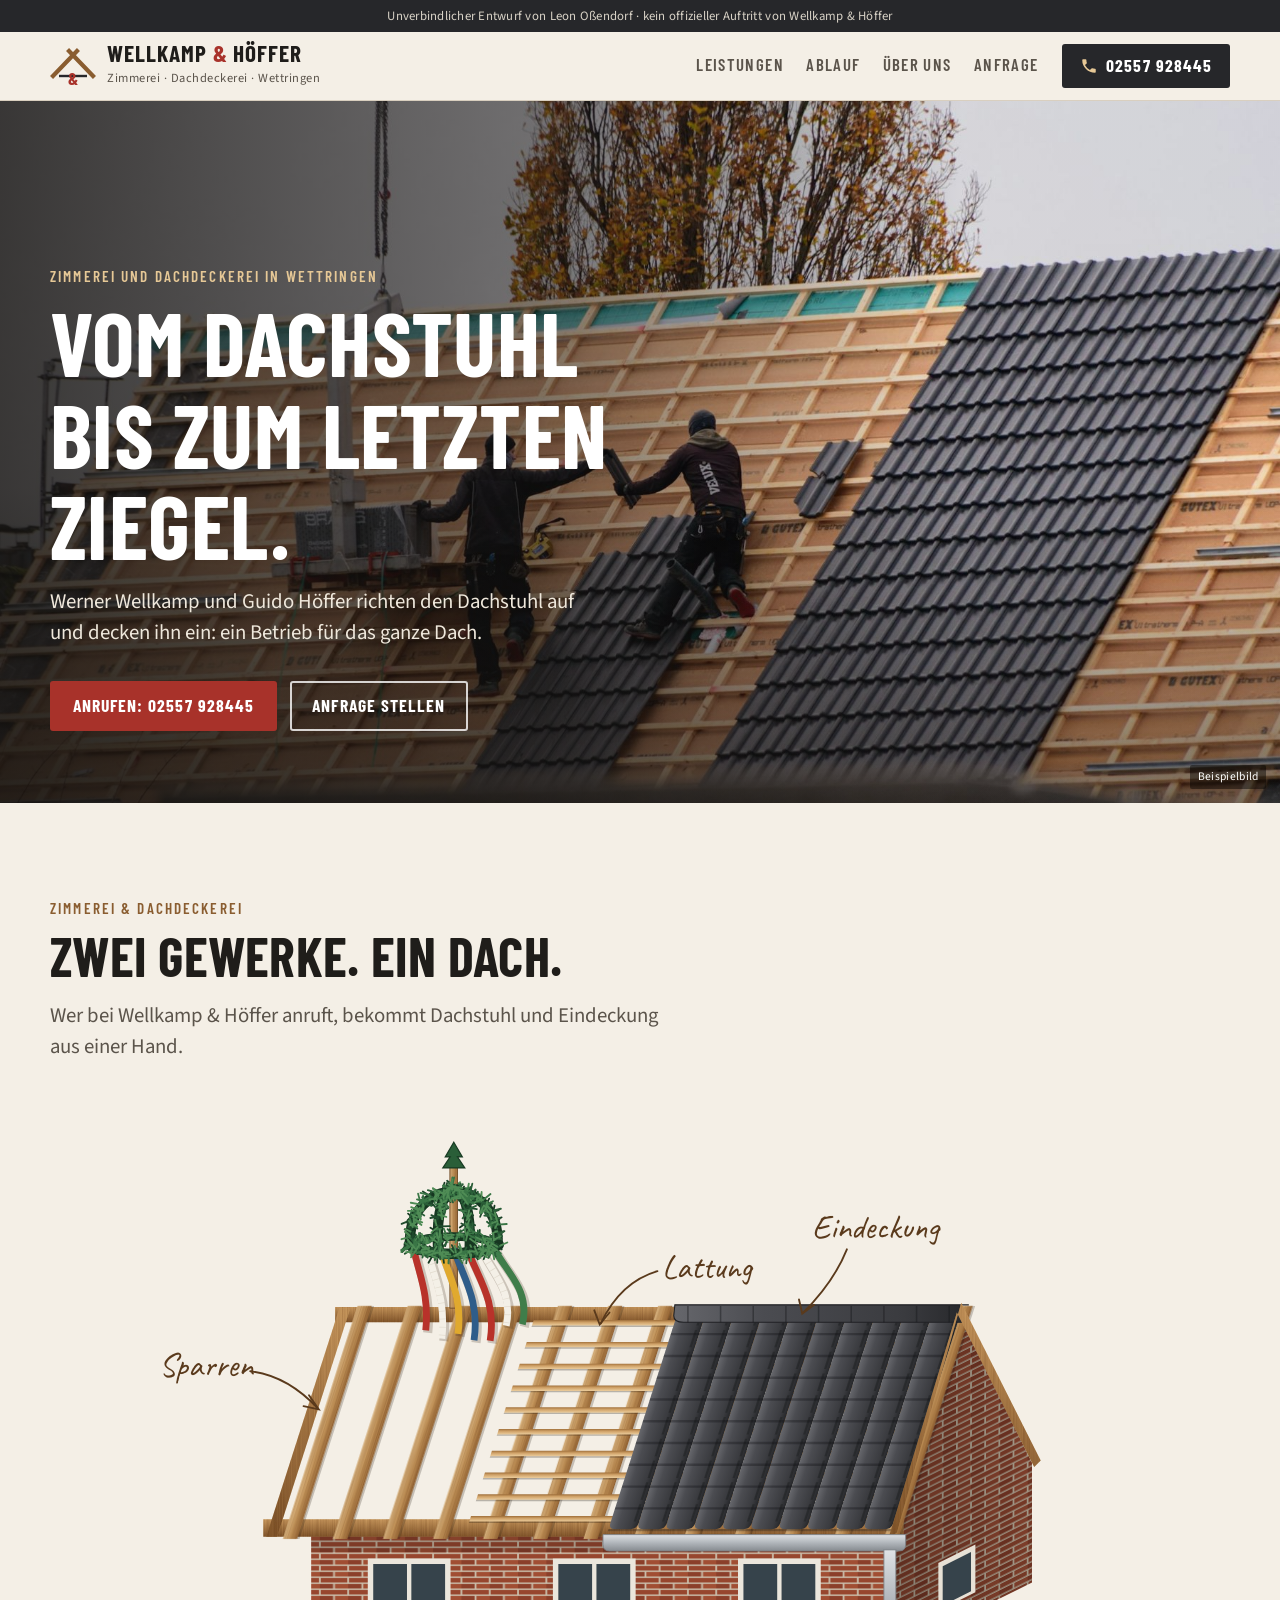
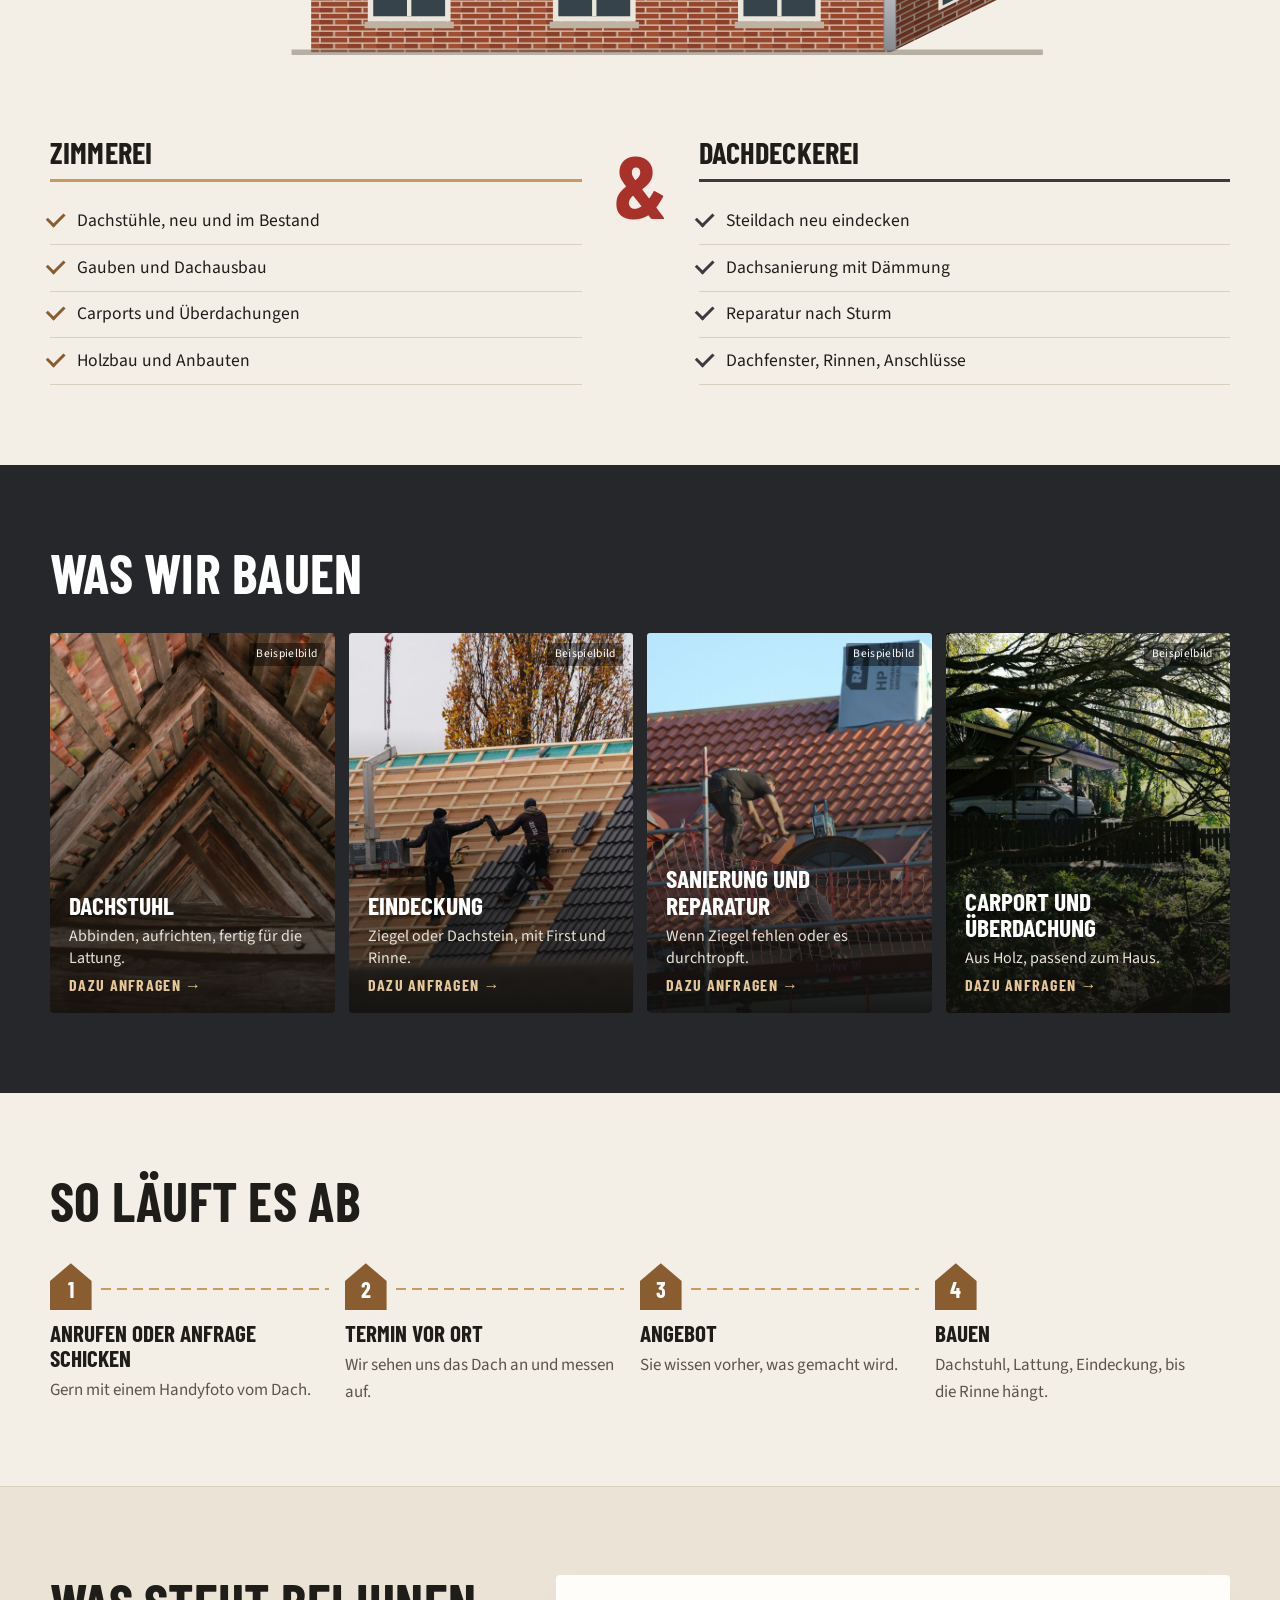
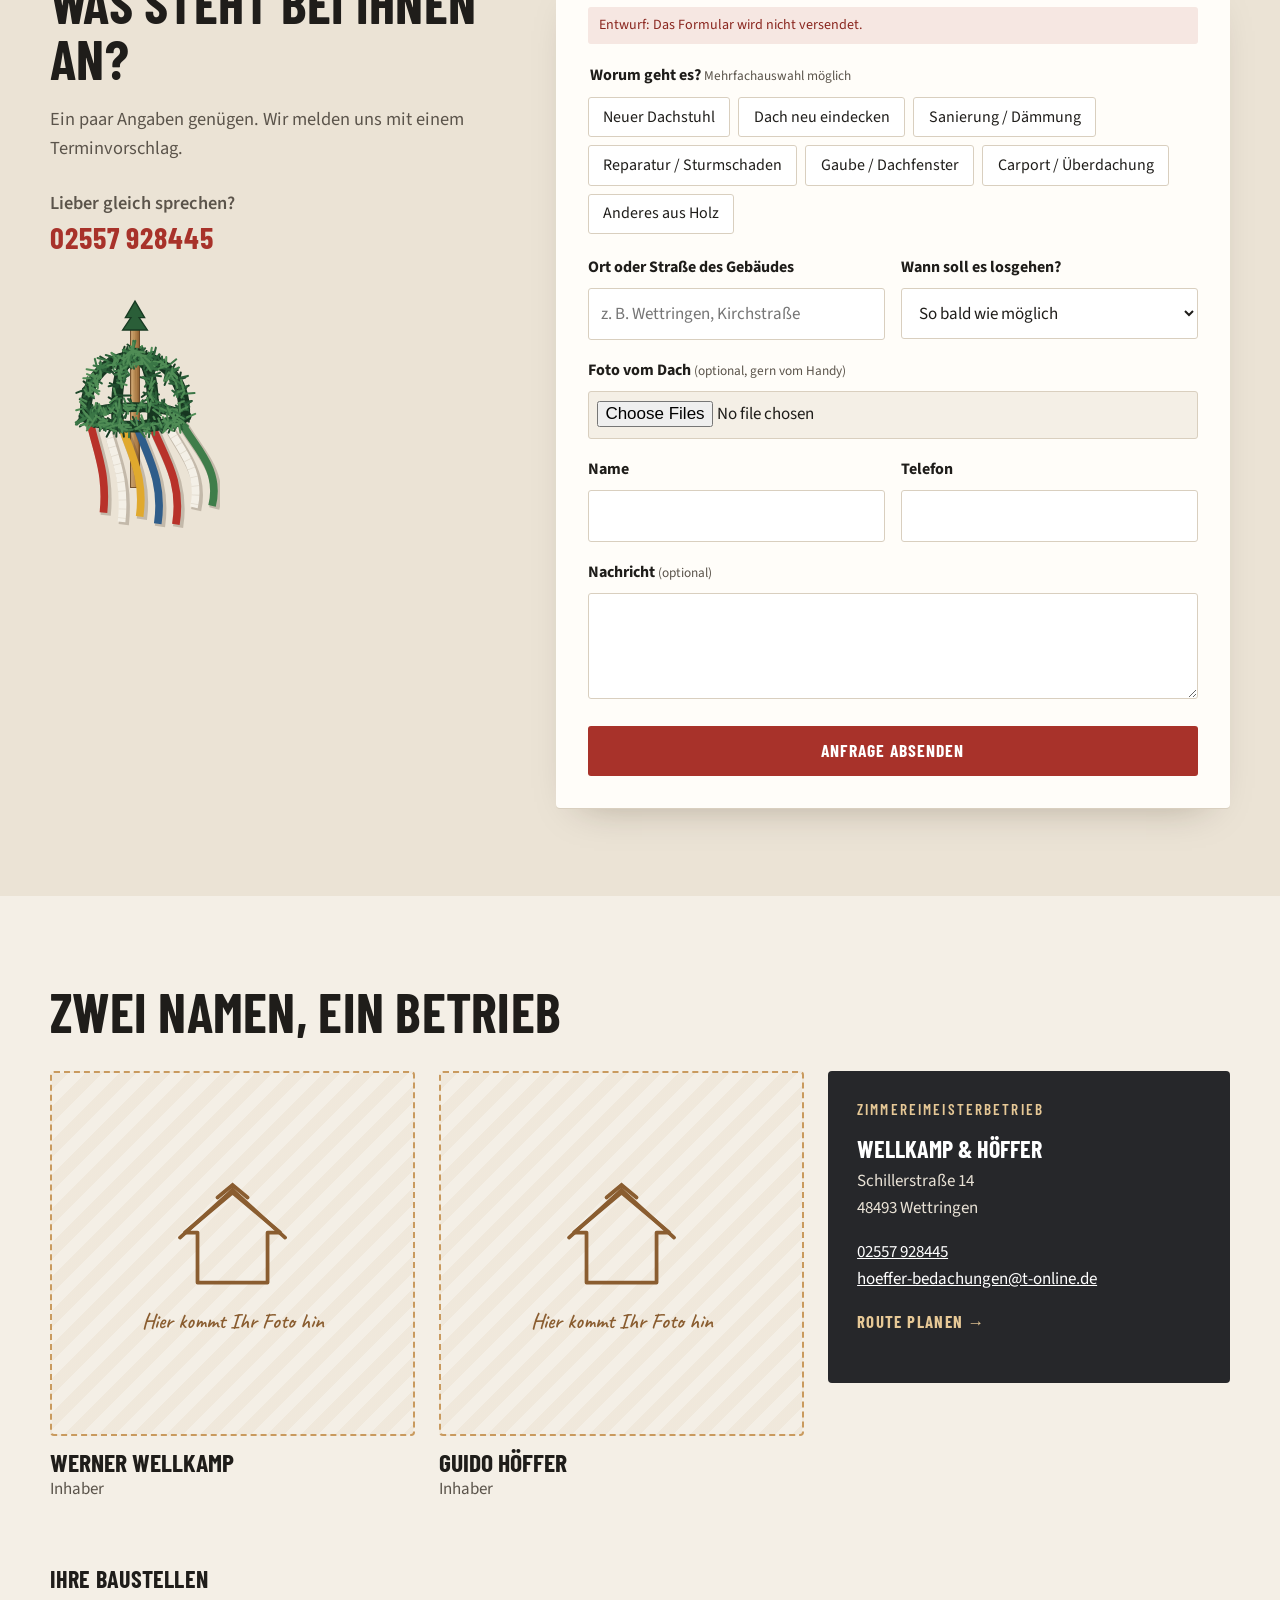
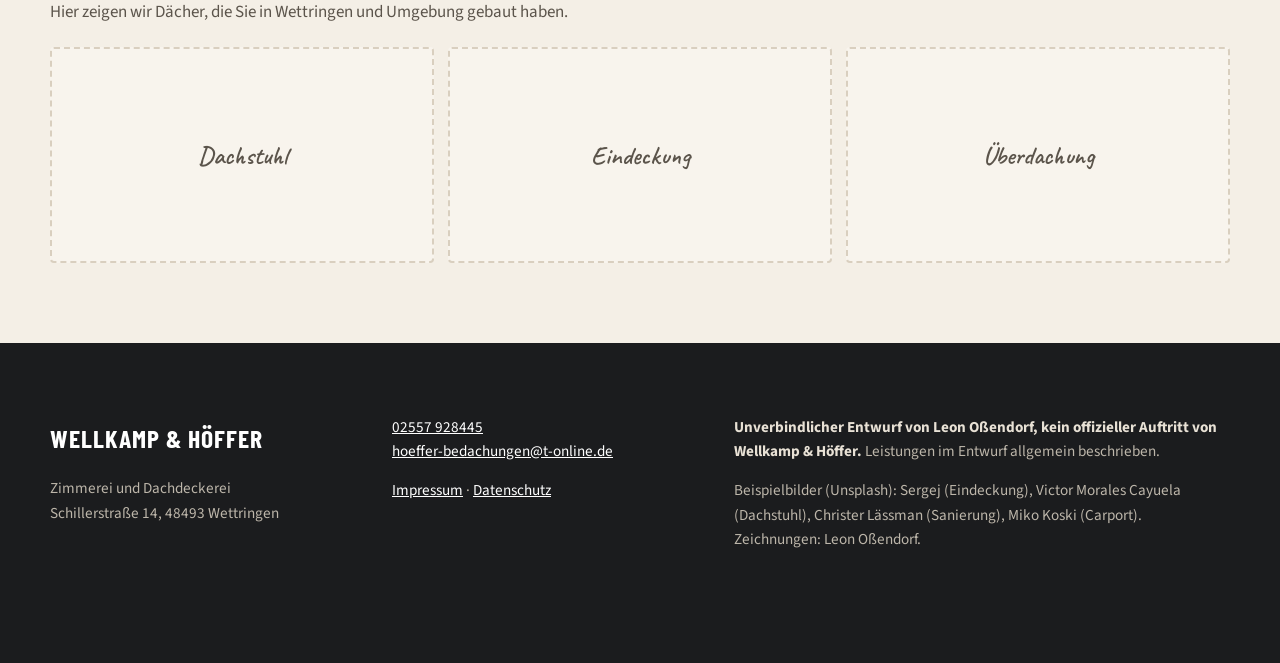
<file: index.html>
<!doctype html>
<html lang="de-DE">
<head>
<meta charset="utf-8">
<meta name="viewport" content="width=device-width, initial-scale=1">
<meta name="robots" content="noindex,nofollow">
<title>Wellkamp &amp; Höffer · Zimmerei und Dachdeckerei in Wettringen (Entwurf)</title>
<meta name="description" content="Unverbindlicher Website-Entwurf für die Zimmerei und Dachdeckerei Wellkamp & Höffer in Wettringen.">
<link rel="preload" href="fonts/barlow-condensed-latin-700-normal.woff2" as="font" type="font/woff2" crossorigin>
<link rel="stylesheet" href="css/style.css">
<link rel="icon" href="img/favicon.svg" type="image/svg+xml">
</head>
<body>
<div class="entwurf-band">Unverbindlicher Entwurf von Leon Oßendorf · kein offizieller Auftritt von Wellkamp &amp; Höffer</div>

<header class="kopf">
  <div class="wrap kopf-in">
    <a class="marke" href="#top" aria-label="Wellkamp und Höffer, zur Startseite">
      <svg viewBox="0 0 46 40" aria-hidden="true"><path d="M3 30 L27 5 M43 30 L19 5" stroke="#8a5d30" stroke-width="4.2" stroke-linecap="square"/><path d="M9 30 H37" stroke="#26272a" stroke-width="2.4"/><text x="23" y="38.5" text-anchor="middle" font-family="Barlow Condensed, sans-serif" font-weight="700" font-size="17" fill="#a8322a">&amp;</text></svg>
      <span class="marke-text"><b>Wellkamp <i>&amp;</i> Höffer</b><small>Zimmerei · Dachdeckerei · Wettringen</small></span>
    </a>
    <nav class="nav" aria-label="Hauptnavigation">
      <a href="#leistungen">Leistungen</a>
      <a href="#ablauf">Ablauf</a>
      <a href="#inhaber">Über uns</a>
      <a href="#anfrage">Anfrage</a>
    </nav>
    <a class="btn btn-tel" href="tel:+492557928445"><svg viewBox="0 0 24 24" aria-hidden="true"><path d="M6.6 10.8a15.1 15.1 0 0 0 6.6 6.6l2.2-2.2c.3-.3.7-.4 1-.2 1.1.4 2.3.6 3.6.6.6 0 1 .4 1 1V20c0 .6-.4 1-1 1A17 17 0 0 1 3 4c0-.6.4-1 1-1h3.5c.6 0 1 .4 1 1 0 1.3.2 2.5.6 3.6.1.3 0 .7-.2 1z"/></svg><span>02557 928445</span></a>
  </div>
</header>

<main id="top">
  <section class="hero">
    <picture>
      <source media="(max-width: 700px)" srcset="img/eindecken-m.jpg">
      <img src="img/eindecken.jpg" alt="Zwei Dachdecker reichen sich Dachziegel auf einem halb eingedeckten Dach" width="1800" height="1200">
    </picture>
    <span class="bsp bsp-hero">Beispielbild</span>
    <div class="wrap hero-in">
      <p class="kicker">Zimmerei und Dachdeckerei in Wettringen</p>
      <h1>Vom Dachstuhl bis zum letzten Ziegel.</h1>
      <p class="lead">Werner Wellkamp und Guido Höffer richten den Dachstuhl auf und decken ihn ein: ein Betrieb für das ganze Dach.</p>
      <div class="hero-cta">
        <a class="btn btn-rot" href="tel:+492557928445">Anrufen: 02557 928445</a>
        <a class="btn btn-hell" href="#anfrage">Anfrage stellen</a>
      </div>
    </div>
  </section>

  <section class="gewerke" id="leistungen">
    <div class="wrap">
      <div class="kopfzeile">
        <p class="kicker dunkel">Zimmerei &amp; Dachdeckerei</p>
        <h2>Zwei Gewerke. Ein Dach.</h2>
        <p class="lead dunkel">Wer bei Wellkamp &amp; Höffer anruft, bekommt Dachstuhl und Eindeckung aus einer Hand.</p>
      </div>
      <figure class="dach-figur" id="dachFigur">
        <svg xmlns="http://www.w3.org/2000/svg" viewBox="0 0 900 560" class="dach-svg" role="img" aria-labelledby="dt"><title id="dt">Zeichnung: ein Dach im Bau. Links der offene Dachstuhl, in der Mitte die Lattung, rechts die fertige Eindeckung mit Rinne. Auf dem First steht die Richtkrone.</title><defs>
<linearGradient id="dwood" x1="0" x2="1"><stop offset="0" stop-color="#e2bd88"/><stop offset=".5" stop-color="#c99a5e"/><stop offset="1" stop-color="#9f6e3b"/></linearGradient>
<linearGradient id="dwoodh" x1="0" y1="0" x2="0" y2="1"><stop offset="0" stop-color="#ebcc9c"/><stop offset=".6" stop-color="#cfa167"/><stop offset="1" stop-color="#a0703b"/></linearGradient>
<linearGradient id="dbeam" x1="0" y1="0" x2="0" y2="1"><stop offset="0" stop-color="#cf9f63"/><stop offset="1" stop-color="#8a5d30"/></linearGradient>
<linearGradient id="dtile" x1="0" x2="1"><stop offset="0" stop-color="#66676c"/><stop offset=".3" stop-color="#4b4c51"/><stop offset=".78" stop-color="#3a3b3f"/><stop offset="1" stop-color="#26272a"/></linearGradient>
<linearGradient id="dzinc" x1="0" y1="0" x2="0" y2="1"><stop offset="0" stop-color="#dfe2e5"/><stop offset=".5" stop-color="#b1b6bb"/><stop offset="1" stop-color="#868b90"/></linearGradient>
<linearGradient id="dgshade" x1="0" y1="0" x2="1" y2="0"><stop offset="0" stop-color="#000" stop-opacity=".28"/><stop offset="1" stop-color="#000" stop-opacity=".12"/></linearGradient>
<filter id="dgrain" x="0" y="0" width="100%" height="100%"><feTurbulence type="fractalNoise" baseFrequency="0.9 0.014" numOctaves="3" seed="4" result="n"/><feColorMatrix in="n" values="0 0 0 0 .35  0 0 0 0 .2  0 0 0 0 .07  0 0 0 .55 0" result="c"/><feComposite in="c" in2="SourceGraphic" operator="in" result="g"/><feBlend in="SourceGraphic" in2="g" mode="multiply"/></filter>
<filter id="dsoft" x="-20%" y="-20%" width="140%" height="160%"><feDropShadow dx="2" dy="3" stdDeviation="2" flood-color="#1b130b" flood-opacity=".32"/></filter>
<pattern id="dbrick" width="26" height="11" patternUnits="userSpaceOnUse"><rect width="26" height="11" fill="#cbbfac"/><rect x=".8" y=".8" width="24.4" height="4.2" fill="#97462e"/><rect x="-12.2" y="6.3" width="24.4" height="4.2" fill="#8b3f2a"/><rect x="13.8" y="6.3" width="24.4" height="4.2" fill="#a14e33"/></pattern>
<pattern id="dbrickg" width="26" height="11" patternUnits="userSpaceOnUse" patternTransform="matrix(1,-.5,0,1,0,0)"><rect width="26" height="11" fill="#b9ad9a"/><rect x=".8" y=".8" width="24.4" height="4.2" fill="#85402b"/><rect x="-12.2" y="6.3" width="24.4" height="4.2" fill="#7a3826"/><rect x="13.8" y="6.3" width="24.4" height="4.2" fill="#8e4630"/></pattern>
</defs><path d="M680,520 L810,456 L810,346 L744.0,210 L680,410z" fill="url(#dbrickg)"/><path d="M680,520 L810,456 L810,346 L744.0,210 L680,410z" fill="url(#dgshade)"/><path d="M724,438 l34,-17 v44 l-34,17z" fill="#e7e1d6"/><path d="M728,441 l26,-13 v36 l-26,13z" fill="#36434b"/><rect x="148" y="410" width="532" height="110" fill="url(#dbrick)"/><rect x="200" y="434" width="76" height="58" fill="#ebe6dc"/><rect x="205" y="439" width="66" height="48" fill="#36434b"/><rect x="236" y="439" width="4" height="48" fill="#ebe6dc"/><rect x="197" y="492" width="82" height="6" fill="#bdb3a3"/><rect x="370" y="434" width="76" height="58" fill="#ebe6dc"/><rect x="375" y="439" width="66" height="48" fill="#36434b"/><rect x="406" y="439" width="4" height="48" fill="#ebe6dc"/><rect x="367" y="492" width="82" height="6" fill="#bdb3a3"/><rect x="540" y="434" width="76" height="58" fill="#ebe6dc"/><rect x="545" y="439" width="66" height="48" fill="#36434b"/><rect x="576" y="439" width="4" height="48" fill="#ebe6dc"/><rect x="537" y="492" width="82" height="6" fill="#bdb3a3"/><rect x="148" y="410" width="532" height="18" fill="#1b130b" opacity=".2"/><path d="M130,520 H820 " stroke="#7a7064" stroke-width="5" opacity=".5"/><path d="M170.0,203.0 H494.0 v14 H170.0z" fill="url(#dbeam)" filter="url(#dgrain)"/><path d="M104,398 H692 v16 H104z" fill="url(#dbeam)" filter="url(#dgrain)"/><g transform="matrix(1,0,0.32,-1,120,410)"><rect x="4" y="-6" width="13" height="214" fill="url(#dwood)" filter="url(#dgrain)"/><rect x="17" y="-6" width="2.2" height="214" fill="#1b130b" opacity=".22"/><rect x="50" y="-6" width="13" height="214" fill="url(#dwood)" filter="url(#dgrain)"/><rect x="63" y="-6" width="2.2" height="214" fill="#1b130b" opacity=".22"/><rect x="96" y="-6" width="13" height="214" fill="url(#dwood)" filter="url(#dgrain)"/><rect x="109" y="-6" width="2.2" height="214" fill="#1b130b" opacity=".22"/><rect x="142" y="-6" width="13" height="214" fill="url(#dwood)" filter="url(#dgrain)"/><rect x="155" y="-6" width="2.2" height="214" fill="#1b130b" opacity=".22"/><rect x="188" y="-6" width="13" height="214" fill="url(#dwood)" filter="url(#dgrain)"/><rect x="201" y="-6" width="2.2" height="214" fill="#1b130b" opacity=".22"/><rect x="234" y="-6" width="13" height="214" fill="url(#dwood)" filter="url(#dgrain)"/><rect x="247" y="-6" width="2.2" height="214" fill="#1b130b" opacity=".22"/><rect x="280" y="-6" width="13" height="214" fill="url(#dwood)" filter="url(#dgrain)"/><rect x="293" y="-6" width="2.2" height="214" fill="#1b130b" opacity=".22"/><rect x="326" y="-6" width="13" height="214" fill="url(#dwood)" filter="url(#dgrain)"/><rect x="339" y="-6" width="2.2" height="214" fill="#1b130b" opacity=".22"/><rect x="372" y="-6" width="13" height="214" fill="url(#dwood)" filter="url(#dgrain)"/><rect x="385" y="-6" width="2.2" height="214" fill="#1b130b" opacity=".22"/><rect x="418" y="-6" width="13" height="214" fill="url(#dwood)" filter="url(#dgrain)"/><rect x="431" y="-6" width="2.2" height="214" fill="#1b130b" opacity=".22"/><rect x="464" y="-6" width="13" height="214" fill="url(#dwood)" filter="url(#dgrain)"/><rect x="477" y="-6" width="2.2" height="214" fill="#1b130b" opacity=".22"/><rect x="510" y="-6" width="13" height="214" fill="url(#dwood)" filter="url(#dgrain)"/><rect x="523" y="-6" width="2.2" height="214" fill="#1b130b" opacity=".22"/><rect x="556" y="-6" width="13" height="214" fill="url(#dwood)" filter="url(#dgrain)"/><rect x="569" y="-6" width="2.2" height="214" fill="#1b130b" opacity=".22"/><rect x="170" y="10" width="390" height="5" fill="url(#dwoodh)"/><rect x="170" y="8.7" width="390" height="1.3" fill="#1b130b" opacity=".28"/><rect x="170" y="30" width="390" height="5" fill="url(#dwoodh)"/><rect x="170" y="28.7" width="390" height="1.3" fill="#1b130b" opacity=".28"/><rect x="170" y="50" width="390" height="5" fill="url(#dwoodh)"/><rect x="170" y="48.7" width="390" height="1.3" fill="#1b130b" opacity=".28"/><rect x="170" y="70" width="390" height="5" fill="url(#dwoodh)"/><rect x="170" y="68.7" width="390" height="1.3" fill="#1b130b" opacity=".28"/><rect x="170" y="90" width="390" height="5" fill="url(#dwoodh)"/><rect x="170" y="88.7" width="390" height="1.3" fill="#1b130b" opacity=".28"/><rect x="170" y="110" width="390" height="5" fill="url(#dwoodh)"/><rect x="170" y="108.7" width="390" height="1.3" fill="#1b130b" opacity=".28"/><rect x="170" y="130" width="390" height="5" fill="url(#dwoodh)"/><rect x="170" y="128.7" width="390" height="1.3" fill="#1b130b" opacity=".28"/><rect x="170" y="150" width="390" height="5" fill="url(#dwoodh)"/><rect x="170" y="148.7" width="390" height="1.3" fill="#1b130b" opacity=".28"/><rect x="170" y="170" width="390" height="5" fill="url(#dwoodh)"/><rect x="170" y="168.7" width="390" height="1.3" fill="#1b130b" opacity=".28"/><rect x="170" y="190" width="390" height="5" fill="url(#dwoodh)"/><rect x="170" y="188.7" width="390" height="1.3" fill="#1b130b" opacity=".28"/><g class="ziegel"><g class="bahn" style="--d:0.00s"><path d="M534,208 h26 v-19 q0,-6 -6,-6 h-14 q-6,0 -6,6z" fill="url(#dtile)"/><path d="M556,206 v-16" stroke="#18191b" stroke-opacity=".38" stroke-width="2"/><path d="M534,188 h26 v-19 q0,-6 -6,-6 h-14 q-6,0 -6,6z" fill="url(#dtile)"/><path d="M556,186 v-16" stroke="#18191b" stroke-opacity=".38" stroke-width="2"/><path d="M534,168 h26 v-19 q0,-6 -6,-6 h-14 q-6,0 -6,6z" fill="url(#dtile)"/><path d="M556,166 v-16" stroke="#18191b" stroke-opacity=".38" stroke-width="2"/><path d="M534,148 h26 v-19 q0,-6 -6,-6 h-14 q-6,0 -6,6z" fill="url(#dtile)"/><path d="M556,146 v-16" stroke="#18191b" stroke-opacity=".38" stroke-width="2"/><path d="M534,128 h26 v-19 q0,-6 -6,-6 h-14 q-6,0 -6,6z" fill="url(#dtile)"/><path d="M556,126 v-16" stroke="#18191b" stroke-opacity=".38" stroke-width="2"/><path d="M534,108 h26 v-19 q0,-6 -6,-6 h-14 q-6,0 -6,6z" fill="url(#dtile)"/><path d="M556,106 v-16" stroke="#18191b" stroke-opacity=".38" stroke-width="2"/><path d="M534,88 h26 v-19 q0,-6 -6,-6 h-14 q-6,0 -6,6z" fill="url(#dtile)"/><path d="M556,86 v-16" stroke="#18191b" stroke-opacity=".38" stroke-width="2"/><path d="M534,68 h26 v-19 q0,-6 -6,-6 h-14 q-6,0 -6,6z" fill="url(#dtile)"/><path d="M556,66 v-16" stroke="#18191b" stroke-opacity=".38" stroke-width="2"/><path d="M534,48 h26 v-19 q0,-6 -6,-6 h-14 q-6,0 -6,6z" fill="url(#dtile)"/><path d="M556,46 v-16" stroke="#18191b" stroke-opacity=".38" stroke-width="2"/><path d="M534,28 h26 v-19 q0,-6 -6,-6 h-14 q-6,0 -6,6z" fill="url(#dtile)"/><path d="M556,26 v-16" stroke="#18191b" stroke-opacity=".38" stroke-width="2"/></g><g class="bahn" style="--d:0.12s"><path d="M508,208 h26 v-19 q0,-6 -6,-6 h-14 q-6,0 -6,6z" fill="url(#dtile)"/><path d="M530,206 v-16" stroke="#18191b" stroke-opacity=".38" stroke-width="2"/><path d="M508,188 h26 v-19 q0,-6 -6,-6 h-14 q-6,0 -6,6z" fill="url(#dtile)"/><path d="M530,186 v-16" stroke="#18191b" stroke-opacity=".38" stroke-width="2"/><path d="M508,168 h26 v-19 q0,-6 -6,-6 h-14 q-6,0 -6,6z" fill="url(#dtile)"/><path d="M530,166 v-16" stroke="#18191b" stroke-opacity=".38" stroke-width="2"/><path d="M508,148 h26 v-19 q0,-6 -6,-6 h-14 q-6,0 -6,6z" fill="url(#dtile)"/><path d="M530,146 v-16" stroke="#18191b" stroke-opacity=".38" stroke-width="2"/><path d="M508,128 h26 v-19 q0,-6 -6,-6 h-14 q-6,0 -6,6z" fill="url(#dtile)"/><path d="M530,126 v-16" stroke="#18191b" stroke-opacity=".38" stroke-width="2"/><path d="M508,108 h26 v-19 q0,-6 -6,-6 h-14 q-6,0 -6,6z" fill="url(#dtile)"/><path d="M530,106 v-16" stroke="#18191b" stroke-opacity=".38" stroke-width="2"/><path d="M508,88 h26 v-19 q0,-6 -6,-6 h-14 q-6,0 -6,6z" fill="url(#dtile)"/><path d="M530,86 v-16" stroke="#18191b" stroke-opacity=".38" stroke-width="2"/><path d="M508,68 h26 v-19 q0,-6 -6,-6 h-14 q-6,0 -6,6z" fill="url(#dtile)"/><path d="M530,66 v-16" stroke="#18191b" stroke-opacity=".38" stroke-width="2"/><path d="M508,48 h26 v-19 q0,-6 -6,-6 h-14 q-6,0 -6,6z" fill="url(#dtile)"/><path d="M530,46 v-16" stroke="#18191b" stroke-opacity=".38" stroke-width="2"/><path d="M508,28 h26 v-19 q0,-6 -6,-6 h-14 q-6,0 -6,6z" fill="url(#dtile)"/><path d="M530,26 v-16" stroke="#18191b" stroke-opacity=".38" stroke-width="2"/></g><g class="bahn" style="--d:0.24s"><path d="M482,208 h26 v-19 q0,-6 -6,-6 h-14 q-6,0 -6,6z" fill="url(#dtile)"/><path d="M504,206 v-16" stroke="#18191b" stroke-opacity=".38" stroke-width="2"/><path d="M482,188 h26 v-19 q0,-6 -6,-6 h-14 q-6,0 -6,6z" fill="url(#dtile)"/><path d="M504,186 v-16" stroke="#18191b" stroke-opacity=".38" stroke-width="2"/><path d="M482,168 h26 v-19 q0,-6 -6,-6 h-14 q-6,0 -6,6z" fill="url(#dtile)"/><path d="M504,166 v-16" stroke="#18191b" stroke-opacity=".38" stroke-width="2"/><path d="M482,148 h26 v-19 q0,-6 -6,-6 h-14 q-6,0 -6,6z" fill="url(#dtile)"/><path d="M504,146 v-16" stroke="#18191b" stroke-opacity=".38" stroke-width="2"/><path d="M482,128 h26 v-19 q0,-6 -6,-6 h-14 q-6,0 -6,6z" fill="url(#dtile)"/><path d="M504,126 v-16" stroke="#18191b" stroke-opacity=".38" stroke-width="2"/><path d="M482,108 h26 v-19 q0,-6 -6,-6 h-14 q-6,0 -6,6z" fill="url(#dtile)"/><path d="M504,106 v-16" stroke="#18191b" stroke-opacity=".38" stroke-width="2"/><path d="M482,88 h26 v-19 q0,-6 -6,-6 h-14 q-6,0 -6,6z" fill="url(#dtile)"/><path d="M504,86 v-16" stroke="#18191b" stroke-opacity=".38" stroke-width="2"/><path d="M482,68 h26 v-19 q0,-6 -6,-6 h-14 q-6,0 -6,6z" fill="url(#dtile)"/><path d="M504,66 v-16" stroke="#18191b" stroke-opacity=".38" stroke-width="2"/><path d="M482,48 h26 v-19 q0,-6 -6,-6 h-14 q-6,0 -6,6z" fill="url(#dtile)"/><path d="M504,46 v-16" stroke="#18191b" stroke-opacity=".38" stroke-width="2"/><path d="M482,28 h26 v-19 q0,-6 -6,-6 h-14 q-6,0 -6,6z" fill="url(#dtile)"/><path d="M504,26 v-16" stroke="#18191b" stroke-opacity=".38" stroke-width="2"/></g><g class="bahn" style="--d:0.36s"><path d="M456,208 h26 v-19 q0,-6 -6,-6 h-14 q-6,0 -6,6z" fill="url(#dtile)"/><path d="M478,206 v-16" stroke="#18191b" stroke-opacity=".38" stroke-width="2"/><path d="M456,188 h26 v-19 q0,-6 -6,-6 h-14 q-6,0 -6,6z" fill="url(#dtile)"/><path d="M478,186 v-16" stroke="#18191b" stroke-opacity=".38" stroke-width="2"/><path d="M456,168 h26 v-19 q0,-6 -6,-6 h-14 q-6,0 -6,6z" fill="url(#dtile)"/><path d="M478,166 v-16" stroke="#18191b" stroke-opacity=".38" stroke-width="2"/><path d="M456,148 h26 v-19 q0,-6 -6,-6 h-14 q-6,0 -6,6z" fill="url(#dtile)"/><path d="M478,146 v-16" stroke="#18191b" stroke-opacity=".38" stroke-width="2"/><path d="M456,128 h26 v-19 q0,-6 -6,-6 h-14 q-6,0 -6,6z" fill="url(#dtile)"/><path d="M478,126 v-16" stroke="#18191b" stroke-opacity=".38" stroke-width="2"/><path d="M456,108 h26 v-19 q0,-6 -6,-6 h-14 q-6,0 -6,6z" fill="url(#dtile)"/><path d="M478,106 v-16" stroke="#18191b" stroke-opacity=".38" stroke-width="2"/><path d="M456,88 h26 v-19 q0,-6 -6,-6 h-14 q-6,0 -6,6z" fill="url(#dtile)"/><path d="M478,86 v-16" stroke="#18191b" stroke-opacity=".38" stroke-width="2"/><path d="M456,68 h26 v-19 q0,-6 -6,-6 h-14 q-6,0 -6,6z" fill="url(#dtile)"/><path d="M478,66 v-16" stroke="#18191b" stroke-opacity=".38" stroke-width="2"/><path d="M456,48 h26 v-19 q0,-6 -6,-6 h-14 q-6,0 -6,6z" fill="url(#dtile)"/><path d="M478,46 v-16" stroke="#18191b" stroke-opacity=".38" stroke-width="2"/><path d="M456,28 h26 v-19 q0,-6 -6,-6 h-14 q-6,0 -6,6z" fill="url(#dtile)"/><path d="M478,26 v-16" stroke="#18191b" stroke-opacity=".38" stroke-width="2"/></g><g class="bahn" style="--d:0.48s"><path d="M430,208 h26 v-19 q0,-6 -6,-6 h-14 q-6,0 -6,6z" fill="url(#dtile)"/><path d="M452,206 v-16" stroke="#18191b" stroke-opacity=".38" stroke-width="2"/><path d="M430,188 h26 v-19 q0,-6 -6,-6 h-14 q-6,0 -6,6z" fill="url(#dtile)"/><path d="M452,186 v-16" stroke="#18191b" stroke-opacity=".38" stroke-width="2"/><path d="M430,168 h26 v-19 q0,-6 -6,-6 h-14 q-6,0 -6,6z" fill="url(#dtile)"/><path d="M452,166 v-16" stroke="#18191b" stroke-opacity=".38" stroke-width="2"/><path d="M430,148 h26 v-19 q0,-6 -6,-6 h-14 q-6,0 -6,6z" fill="url(#dtile)"/><path d="M452,146 v-16" stroke="#18191b" stroke-opacity=".38" stroke-width="2"/><path d="M430,128 h26 v-19 q0,-6 -6,-6 h-14 q-6,0 -6,6z" fill="url(#dtile)"/><path d="M452,126 v-16" stroke="#18191b" stroke-opacity=".38" stroke-width="2"/><path d="M430,108 h26 v-19 q0,-6 -6,-6 h-14 q-6,0 -6,6z" fill="url(#dtile)"/><path d="M452,106 v-16" stroke="#18191b" stroke-opacity=".38" stroke-width="2"/><path d="M430,88 h26 v-19 q0,-6 -6,-6 h-14 q-6,0 -6,6z" fill="url(#dtile)"/><path d="M452,86 v-16" stroke="#18191b" stroke-opacity=".38" stroke-width="2"/><path d="M430,68 h26 v-19 q0,-6 -6,-6 h-14 q-6,0 -6,6z" fill="url(#dtile)"/><path d="M452,66 v-16" stroke="#18191b" stroke-opacity=".38" stroke-width="2"/><path d="M430,48 h26 v-19 q0,-6 -6,-6 h-14 q-6,0 -6,6z" fill="url(#dtile)"/><path d="M452,46 v-16" stroke="#18191b" stroke-opacity=".38" stroke-width="2"/><path d="M430,28 h26 v-19 q0,-6 -6,-6 h-14 q-6,0 -6,6z" fill="url(#dtile)"/><path d="M452,26 v-16" stroke="#18191b" stroke-opacity=".38" stroke-width="2"/></g><g class="bahn" style="--d:0.60s"><path d="M404,208 h26 v-19 q0,-6 -6,-6 h-14 q-6,0 -6,6z" fill="url(#dtile)"/><path d="M426,206 v-16" stroke="#18191b" stroke-opacity=".38" stroke-width="2"/><path d="M404,188 h26 v-19 q0,-6 -6,-6 h-14 q-6,0 -6,6z" fill="url(#dtile)"/><path d="M426,186 v-16" stroke="#18191b" stroke-opacity=".38" stroke-width="2"/><path d="M404,168 h26 v-19 q0,-6 -6,-6 h-14 q-6,0 -6,6z" fill="url(#dtile)"/><path d="M426,166 v-16" stroke="#18191b" stroke-opacity=".38" stroke-width="2"/><path d="M404,148 h26 v-19 q0,-6 -6,-6 h-14 q-6,0 -6,6z" fill="url(#dtile)"/><path d="M426,146 v-16" stroke="#18191b" stroke-opacity=".38" stroke-width="2"/><path d="M404,128 h26 v-19 q0,-6 -6,-6 h-14 q-6,0 -6,6z" fill="url(#dtile)"/><path d="M426,126 v-16" stroke="#18191b" stroke-opacity=".38" stroke-width="2"/><path d="M404,108 h26 v-19 q0,-6 -6,-6 h-14 q-6,0 -6,6z" fill="url(#dtile)"/><path d="M426,106 v-16" stroke="#18191b" stroke-opacity=".38" stroke-width="2"/><path d="M404,88 h26 v-19 q0,-6 -6,-6 h-14 q-6,0 -6,6z" fill="url(#dtile)"/><path d="M426,86 v-16" stroke="#18191b" stroke-opacity=".38" stroke-width="2"/><path d="M404,68 h26 v-19 q0,-6 -6,-6 h-14 q-6,0 -6,6z" fill="url(#dtile)"/><path d="M426,66 v-16" stroke="#18191b" stroke-opacity=".38" stroke-width="2"/><path d="M404,48 h26 v-19 q0,-6 -6,-6 h-14 q-6,0 -6,6z" fill="url(#dtile)"/><path d="M426,46 v-16" stroke="#18191b" stroke-opacity=".38" stroke-width="2"/><path d="M404,28 h26 v-19 q0,-6 -6,-6 h-14 q-6,0 -6,6z" fill="url(#dtile)"/><path d="M426,26 v-16" stroke="#18191b" stroke-opacity=".38" stroke-width="2"/></g><g class="bahn" style="--d:0.72s"><path d="M378,208 h26 v-19 q0,-6 -6,-6 h-14 q-6,0 -6,6z" fill="url(#dtile)"/><path d="M400,206 v-16" stroke="#18191b" stroke-opacity=".38" stroke-width="2"/><path d="M378,188 h26 v-19 q0,-6 -6,-6 h-14 q-6,0 -6,6z" fill="url(#dtile)"/><path d="M400,186 v-16" stroke="#18191b" stroke-opacity=".38" stroke-width="2"/><path d="M378,168 h26 v-19 q0,-6 -6,-6 h-14 q-6,0 -6,6z" fill="url(#dtile)"/><path d="M400,166 v-16" stroke="#18191b" stroke-opacity=".38" stroke-width="2"/><path d="M378,148 h26 v-19 q0,-6 -6,-6 h-14 q-6,0 -6,6z" fill="url(#dtile)"/><path d="M400,146 v-16" stroke="#18191b" stroke-opacity=".38" stroke-width="2"/><path d="M378,128 h26 v-19 q0,-6 -6,-6 h-14 q-6,0 -6,6z" fill="url(#dtile)"/><path d="M400,126 v-16" stroke="#18191b" stroke-opacity=".38" stroke-width="2"/><path d="M378,108 h26 v-19 q0,-6 -6,-6 h-14 q-6,0 -6,6z" fill="url(#dtile)"/><path d="M400,106 v-16" stroke="#18191b" stroke-opacity=".38" stroke-width="2"/><path d="M378,88 h26 v-19 q0,-6 -6,-6 h-14 q-6,0 -6,6z" fill="url(#dtile)"/><path d="M400,86 v-16" stroke="#18191b" stroke-opacity=".38" stroke-width="2"/><path d="M378,68 h26 v-19 q0,-6 -6,-6 h-14 q-6,0 -6,6z" fill="url(#dtile)"/><path d="M400,66 v-16" stroke="#18191b" stroke-opacity=".38" stroke-width="2"/><path d="M378,48 h26 v-19 q0,-6 -6,-6 h-14 q-6,0 -6,6z" fill="url(#dtile)"/><path d="M400,46 v-16" stroke="#18191b" stroke-opacity=".38" stroke-width="2"/><path d="M378,28 h26 v-19 q0,-6 -6,-6 h-14 q-6,0 -6,6z" fill="url(#dtile)"/><path d="M400,26 v-16" stroke="#18191b" stroke-opacity=".38" stroke-width="2"/></g><g class="bahn" style="--d:0.84s"><path d="M352,208 h26 v-19 q0,-6 -6,-6 h-14 q-6,0 -6,6z" fill="url(#dtile)"/><path d="M374,206 v-16" stroke="#18191b" stroke-opacity=".38" stroke-width="2"/><path d="M352,188 h26 v-19 q0,-6 -6,-6 h-14 q-6,0 -6,6z" fill="url(#dtile)"/><path d="M374,186 v-16" stroke="#18191b" stroke-opacity=".38" stroke-width="2"/><path d="M352,168 h26 v-19 q0,-6 -6,-6 h-14 q-6,0 -6,6z" fill="url(#dtile)"/><path d="M374,166 v-16" stroke="#18191b" stroke-opacity=".38" stroke-width="2"/><path d="M352,148 h26 v-19 q0,-6 -6,-6 h-14 q-6,0 -6,6z" fill="url(#dtile)"/><path d="M374,146 v-16" stroke="#18191b" stroke-opacity=".38" stroke-width="2"/><path d="M352,128 h26 v-19 q0,-6 -6,-6 h-14 q-6,0 -6,6z" fill="url(#dtile)"/><path d="M374,126 v-16" stroke="#18191b" stroke-opacity=".38" stroke-width="2"/><path d="M352,108 h26 v-19 q0,-6 -6,-6 h-14 q-6,0 -6,6z" fill="url(#dtile)"/><path d="M374,106 v-16" stroke="#18191b" stroke-opacity=".38" stroke-width="2"/><path d="M352,88 h26 v-19 q0,-6 -6,-6 h-14 q-6,0 -6,6z" fill="url(#dtile)"/><path d="M374,86 v-16" stroke="#18191b" stroke-opacity=".38" stroke-width="2"/><path d="M352,68 h26 v-19 q0,-6 -6,-6 h-14 q-6,0 -6,6z" fill="url(#dtile)"/><path d="M374,66 v-16" stroke="#18191b" stroke-opacity=".38" stroke-width="2"/><path d="M352,48 h26 v-19 q0,-6 -6,-6 h-14 q-6,0 -6,6z" fill="url(#dtile)"/><path d="M374,46 v-16" stroke="#18191b" stroke-opacity=".38" stroke-width="2"/><path d="M352,28 h26 v-19 q0,-6 -6,-6 h-14 q-6,0 -6,6z" fill="url(#dtile)"/><path d="M374,26 v-16" stroke="#18191b" stroke-opacity=".38" stroke-width="2"/></g><g class="bahn" style="--d:0.96s"><path d="M326,208 h26 v-19 q0,-6 -6,-6 h-14 q-6,0 -6,6z" fill="url(#dtile)"/><path d="M348,206 v-16" stroke="#18191b" stroke-opacity=".38" stroke-width="2"/><path d="M326,188 h26 v-19 q0,-6 -6,-6 h-14 q-6,0 -6,6z" fill="url(#dtile)"/><path d="M348,186 v-16" stroke="#18191b" stroke-opacity=".38" stroke-width="2"/><path d="M326,168 h26 v-19 q0,-6 -6,-6 h-14 q-6,0 -6,6z" fill="url(#dtile)"/><path d="M348,166 v-16" stroke="#18191b" stroke-opacity=".38" stroke-width="2"/><path d="M326,148 h26 v-19 q0,-6 -6,-6 h-14 q-6,0 -6,6z" fill="url(#dtile)"/><path d="M348,146 v-16" stroke="#18191b" stroke-opacity=".38" stroke-width="2"/><path d="M326,128 h26 v-19 q0,-6 -6,-6 h-14 q-6,0 -6,6z" fill="url(#dtile)"/><path d="M348,126 v-16" stroke="#18191b" stroke-opacity=".38" stroke-width="2"/><path d="M326,108 h26 v-19 q0,-6 -6,-6 h-14 q-6,0 -6,6z" fill="url(#dtile)"/><path d="M348,106 v-16" stroke="#18191b" stroke-opacity=".38" stroke-width="2"/><path d="M326,88 h26 v-19 q0,-6 -6,-6 h-14 q-6,0 -6,6z" fill="url(#dtile)"/><path d="M348,86 v-16" stroke="#18191b" stroke-opacity=".38" stroke-width="2"/><path d="M326,68 h26 v-19 q0,-6 -6,-6 h-14 q-6,0 -6,6z" fill="url(#dtile)"/><path d="M348,66 v-16" stroke="#18191b" stroke-opacity=".38" stroke-width="2"/><path d="M326,48 h26 v-19 q0,-6 -6,-6 h-14 q-6,0 -6,6z" fill="url(#dtile)"/><path d="M348,46 v-16" stroke="#18191b" stroke-opacity=".38" stroke-width="2"/><path d="M326,28 h26 v-19 q0,-6 -6,-6 h-14 q-6,0 -6,6z" fill="url(#dtile)"/><path d="M348,26 v-16" stroke="#18191b" stroke-opacity=".38" stroke-width="2"/></g><g class="bahn" style="--d:1.08s"><path d="M300,208 h26 v-19 q0,-6 -6,-6 h-14 q-6,0 -6,6z" fill="url(#dtile)"/><path d="M322,206 v-16" stroke="#18191b" stroke-opacity=".38" stroke-width="2"/><path d="M300,188 h26 v-19 q0,-6 -6,-6 h-14 q-6,0 -6,6z" fill="url(#dtile)"/><path d="M322,186 v-16" stroke="#18191b" stroke-opacity=".38" stroke-width="2"/><path d="M300,168 h26 v-19 q0,-6 -6,-6 h-14 q-6,0 -6,6z" fill="url(#dtile)"/><path d="M322,166 v-16" stroke="#18191b" stroke-opacity=".38" stroke-width="2"/><path d="M300,148 h26 v-19 q0,-6 -6,-6 h-14 q-6,0 -6,6z" fill="url(#dtile)"/><path d="M322,146 v-16" stroke="#18191b" stroke-opacity=".38" stroke-width="2"/><path d="M300,128 h26 v-19 q0,-6 -6,-6 h-14 q-6,0 -6,6z" fill="url(#dtile)"/><path d="M322,126 v-16" stroke="#18191b" stroke-opacity=".38" stroke-width="2"/><path d="M300,108 h26 v-19 q0,-6 -6,-6 h-14 q-6,0 -6,6z" fill="url(#dtile)"/><path d="M322,106 v-16" stroke="#18191b" stroke-opacity=".38" stroke-width="2"/><path d="M300,88 h26 v-19 q0,-6 -6,-6 h-14 q-6,0 -6,6z" fill="url(#dtile)"/><path d="M322,86 v-16" stroke="#18191b" stroke-opacity=".38" stroke-width="2"/><path d="M300,68 h26 v-19 q0,-6 -6,-6 h-14 q-6,0 -6,6z" fill="url(#dtile)"/><path d="M322,66 v-16" stroke="#18191b" stroke-opacity=".38" stroke-width="2"/><path d="M300,48 h26 v-19 q0,-6 -6,-6 h-14 q-6,0 -6,6z" fill="url(#dtile)"/><path d="M322,46 v-16" stroke="#18191b" stroke-opacity=".38" stroke-width="2"/><path d="M300,28 h26 v-19 q0,-6 -6,-6 h-14 q-6,0 -6,6z" fill="url(#dtile)"/><path d="M322,26 v-16" stroke="#18191b" stroke-opacity=".38" stroke-width="2"/></g></g></g><g transform="matrix(1,0,0.32,-1,120,410)" class="ziegel-schatten"><rect x="300" y="181" width="260" height="2.2" fill="#0d0d0f" opacity=".3"/><rect x="300" y="161" width="260" height="2.2" fill="#0d0d0f" opacity=".3"/><rect x="300" y="141" width="260" height="2.2" fill="#0d0d0f" opacity=".3"/><rect x="300" y="121" width="260" height="2.2" fill="#0d0d0f" opacity=".3"/><rect x="300" y="101" width="260" height="2.2" fill="#0d0d0f" opacity=".3"/><rect x="300" y="81" width="260" height="2.2" fill="#0d0d0f" opacity=".3"/><rect x="300" y="61" width="260" height="2.2" fill="#0d0d0f" opacity=".3"/><rect x="300" y="41" width="260" height="2.2" fill="#0d0d0f" opacity=".3"/><rect x="300" y="21" width="260" height="2.2" fill="#0d0d0f" opacity=".3"/><rect x="300" y="1" width="260" height="2.2" fill="#0d0d0f" opacity=".3"/></g><path d="M482.0,201.0 H752.0 L744.0,201.0 v12 L752.0,217.0 H490.0 q-9,0 -9,-6z" fill="url(#dtile)" stroke="#202124" stroke-width="1"/><path d="M494.0,202.0 v15" stroke="#18191b" stroke-opacity=".45" stroke-width="1.4"/><path d="M524.0,202.0 v15" stroke="#18191b" stroke-opacity=".45" stroke-width="1.4"/><path d="M554.0,202.0 v15" stroke="#18191b" stroke-opacity=".45" stroke-width="1.4"/><path d="M584.0,202.0 v15" stroke="#18191b" stroke-opacity=".45" stroke-width="1.4"/><path d="M614.0,202.0 v15" stroke="#18191b" stroke-opacity=".45" stroke-width="1.4"/><path d="M644.0,202.0 v15" stroke="#18191b" stroke-opacity=".45" stroke-width="1.4"/><path d="M674.0,202.0 v15" stroke="#18191b" stroke-opacity=".45" stroke-width="1.4"/><path d="M704.0,202.0 v15" stroke="#18191b" stroke-opacity=".45" stroke-width="1.4"/><path d="M734.0,202.0 v15" stroke="#18191b" stroke-opacity=".45" stroke-width="1.4"/><path d="M678.0,416.0 L741.0,208.0 L812.0,350.0 L818.0,344.0 L745.0,199.0 L686.0,410.0z" fill="url(#dbeam)" filter="url(#dgrain)"/><path d="M416.0,412 H694 v9 q0,6 -6,6 H422.0 q-6,0 -6,-6z" fill="url(#dzinc)" stroke="#7b8085" stroke-width=".8"/><rect x="674" y="426" width="11" height="92" fill="url(#dzinc)" stroke="#7b8085" stroke-width=".8"/><path d="M106.7,414.0 L173.9,204.0 h10 L116.7,414.0z" fill="url(#dbeam)" filter="url(#dgrain)"/><g class="krone" transform="translate(279.0,204) scale(1.12)"><rect x="-3.2" y="-120" width="6.4" height="120" fill="url(#dwood)" filter="url(#dgrain)" stroke="#6e4823" stroke-width=".7"/><path d="M-33.0,-49 c4.0,20.2 13.0,37.0 10.0,67.2" fill="none" stroke="#3a2412" stroke-opacity=".22" stroke-width="7.5" stroke-linecap="butt" transform="translate(1.6,2)"/><path d="M-33.0,-49 c4.0,20.2 13.0,37.0 10.0,67.2" fill="none" stroke="#b8322a" stroke-width="5.6" stroke-linecap="butt"/><path d="M-22.0,-49 c4.9,22.2 15.9,40.7 12.2,74.0" fill="none" stroke="#3a2412" stroke-opacity=".22" stroke-width="7.5" stroke-linecap="butt" transform="translate(1.6,2)"/><path d="M-22.0,-49 c4.9,22.2 15.9,40.7 12.2,74.0" fill="none" stroke="#f4f0e7" stroke-width="5.6" stroke-linecap="butt"/><path d="M-22.0,-49 c4.9,22.2 15.9,40.7 12.2,74.0" fill="none" stroke="#bfb4a0" stroke-width="5.6" stroke-opacity=".35" stroke-dasharray="0.6 6"/><path d="M-11.0,-49 c5.8,21.0 18.7,38.6 14.4,70.1" fill="none" stroke="#3a2412" stroke-opacity=".22" stroke-width="7.5" stroke-linecap="butt" transform="translate(1.6,2)"/><path d="M-11.0,-49 c5.8,21.0 18.7,38.6 14.4,70.1" fill="none" stroke="#e0a92e" stroke-width="5.6" stroke-linecap="butt"/><path d="M0.0,-49 c6.6,22.6 21.6,41.4 16.6,75.3" fill="none" stroke="#3a2412" stroke-opacity=".22" stroke-width="7.5" stroke-linecap="butt" transform="translate(1.6,2)"/><path d="M0.0,-49 c6.6,22.6 21.6,41.4 16.6,75.3" fill="none" stroke="#2f5d8a" stroke-width="5.6" stroke-linecap="butt"/><path d="M11.0,-49 c7.5,22.7 24.4,41.7 18.8,75.8" fill="none" stroke="#3a2412" stroke-opacity=".22" stroke-width="7.5" stroke-linecap="butt" transform="translate(1.6,2)"/><path d="M11.0,-49 c7.5,22.7 24.4,41.7 18.8,75.8" fill="none" stroke="#b8322a" stroke-width="5.6" stroke-linecap="butt"/><path d="M22.0,-49 c8.4,19.0 27.3,34.9 21.0,63.4" fill="none" stroke="#3a2412" stroke-opacity=".22" stroke-width="7.5" stroke-linecap="butt" transform="translate(1.6,2)"/><path d="M22.0,-49 c8.4,19.0 27.3,34.9 21.0,63.4" fill="none" stroke="#f4f0e7" stroke-width="5.6" stroke-linecap="butt"/><path d="M22.0,-49 c8.4,19.0 27.3,34.9 21.0,63.4" fill="none" stroke="#bfb4a0" stroke-width="5.6" stroke-opacity=".35" stroke-dasharray="0.6 6"/><path d="M33.0,-49 c9.3,18.7 30.2,34.3 23.2,62.3" fill="none" stroke="#3a2412" stroke-opacity=".22" stroke-width="7.5" stroke-linecap="butt" transform="translate(1.6,2)"/><path d="M33.0,-49 c9.3,18.7 30.2,34.3 23.2,62.3" fill="none" stroke="#3f7d4a" stroke-width="5.6" stroke-linecap="butt"/><path d="M-36.0,-52.0 C-22.0,-61.0 22.0,-61.0 36.0,-52.0" fill="none" stroke="#163620" stroke-width="7.0" stroke-linecap="round"/><path d="M-2.0,-59.5L-3.5,-64.6M-17.1,-56.7L-15.6,-60.7M18.5,-55.8L22.5,-58.6M-1.0,-61.2L2.5,-60.0M-16.5,-57.7L-17.4,-61.9M16.3,-59.0L11.2,-60.2M31.7,-53.9L31.2,-58.7M5.1,-60.3L5.6,-63.7M-29.1,-56.0L-23.6,-55.2M1.4,-58.0L4.4,-60.3M5.5,-58.9L4.1,-55.4M34.5,-54.0L34.7,-58.6M-29.0,-57.7L-26.8,-53.7M11.5,-60.5L10.0,-55.1M-32.6,-52.4L-30.8,-46.9M-30.1,-55.4L-35.1,-56.0" stroke="#173a22" stroke-width="1.5" stroke-linecap="round" fill="none"/><path d="M21.0,-59.4L21.3,-64.2M33.5,-50.8L30.4,-48.8M-12.5,-55.6L-18.5,-55.8M12.6,-58.3L7.8,-56.1M-16.0,-58.8L-19.3,-55.2M-9.2,-60.7L-14.0,-62.9M-27.4,-55.0L-24.0,-58.0M-29.6,-56.4L-27.6,-61.6M27.8,-55.6L26.8,-51.5M22.5,-58.1L17.1,-59.3M-30.4,-51.9L-26.4,-49.6M-16.5,-57.1L-20.1,-59.3M30.7,-54.5L25.6,-56.7M22.8,-57.0L17.8,-55.2M-20.9,-59.7L-25.2,-59.1M12.5,-58.7L8.2,-56.9M9.6,-59.1L6.2,-60.1M19.4,-57.3L19.2,-61.5M-17.4,-57.6L-13.7,-59.2M35.1,-55.3L38.6,-54.6M-0.5,-56.6L2.7,-57.9M-35.2,-51.3L-36.7,-54.5M-30.3,-56.5L-25.9,-54.0M-35.5,-52.5L-38.3,-54.2M-5.6,-56.4L-7.1,-50.8M-19.9,-58.5L-22.9,-56.7M27.0,-55.6L31.1,-59.2M-16.1,-57.8L-12.6,-55.5M23.8,-54.8L19.9,-56.1M34.1,-53.3L30.1,-50.9M-2.4,-58.9L1.2,-59.9" stroke="#1f4a2c" stroke-width="1.5" stroke-linecap="round" fill="none"/><path d="M-1.4,-60.5L-5.1,-64.7M-14.4,-57.6L-17.6,-58.6M-16.1,-58.7L-18.6,-55.1M18.8,-58.1L16.4,-62.2M33.7,-54.3L33.6,-48.7M26.4,-56.3L25.9,-51.7M10.2,-59.0L5.0,-58.9M-27.1,-55.4L-27.0,-59.8M-12.9,-56.9L-9.2,-52.2M8.4,-56.8L10.5,-61.1M20.3,-57.9L19.7,-63.8M-13.3,-58.7L-18.5,-60.0M21.2,-58.8L18.1,-56.6M16.5,-56.0L14.1,-59.9M-10.1,-56.5L-10.9,-60.7M-28.5,-56.8L-27.5,-53.2M-35.3,-53.1L-36.3,-56.3M-11.3,-56.1L-10.6,-52.6M21.3,-57.0L25.1,-59.0M22.8,-54.5L28.4,-55.2M-28.1,-55.8L-32.8,-56.6M25.8,-58.9L27.2,-55.8M-24.8,-53.6L-29.0,-54.9" stroke="#2a5e38" stroke-width="1.5" stroke-linecap="round" fill="none"/><path d="M-32.8,-52.9L-33.9,-58.5M-32.9,-55.8L-28.6,-56.8M-16.8,-58.3L-19.7,-54.3M32.1,-52.2L35.8,-56.9M-25.2,-53.4L-21.2,-56.1M24.1,-59.1L21.5,-61.3M-31.8,-56.3L-30.3,-52.1M-10.7,-58.2L-13.8,-62.1M4.5,-58.0L2.2,-60.6M-32.3,-51.2L-32.3,-46.7M-21.3,-58.0L-19.6,-53.8M35.1,-50.1L38.6,-51.8M26.0,-54.9L27.5,-57.9M22.6,-56.6L26.6,-52.8M-33.0,-52.9L-33.8,-56.4M-6.3,-60.2L-8.2,-65.2M-21.0,-56.9L-22.5,-53.3M32.8,-52.2L28.0,-49.3M29.7,-52.6L28.0,-48.5M-33.8,-52.5L-34.9,-48.3M-9.5,-57.0L-10.9,-52.1M23.7,-54.9L28.7,-56.2M-30.2,-55.5L-31.2,-60.5M-25.0,-55.4L-22.6,-50.2M-27.4,-56.7L-30.0,-52.1M32.7,-55.2L28.1,-56.8M35.9,-53.6L38.9,-57.2M-5.0,-58.6L-0.4,-57.5M8.4,-59.0L8.7,-55.5M-36.2,-54.6L-33.7,-50.7M-26.3,-56.5L-23.8,-54.1M-18.0,-56.6L-20.0,-53.7M-10.3,-57.5L-6.9,-59.2M-21.0,-56.9L-21.4,-53.1M10.2,-59.0L6.5,-58.7M33.1,-52.5L28.4,-49.9M9.7,-60.0L5.3,-61.1M-33.0,-54.0L-28.7,-51.9M20.9,-54.9L16.4,-58.7M19.3,-57.5L16.4,-53.1M-19.8,-59.4L-16.6,-55.9M24.2,-57.5L28.5,-56.3M-34.5,-50.5L-30.8,-53.0M1.5,-57.0L4.2,-62.1M-34.3,-52.6L-38.3,-52.2" stroke="#3a7646" stroke-width="1.5" stroke-linecap="round" fill="none"/><path d="M25.9,-57.0L30.4,-57.1M31.6,-52.5L26.2,-50.5M-22.0,-56.1L-22.8,-52.7M-29.8,-53.7L-32.1,-48.3M-31.7,-55.3L-29.5,-59.2M-5.7,-60.2L0.1,-60.1M-32.3,-54.8L-31.0,-58.0M-26.6,-55.4L-25.7,-59.7M-6.9,-56.7L-2.9,-58.4M28.3,-53.9L33.0,-55.3M-9.7,-58.9L-5.6,-56.5M-23.7,-55.7L-26.3,-60.9M-23.0,-58.2L-21.0,-53.4M12.2,-56.1L15.2,-58.0M-8.2,-60.7L-12.2,-60.8M25.7,-56.6L28.7,-54.5M17.5,-58.9L12.9,-56.3M4.4,-59.9L5.1,-63.2M-4.5,-56.4L-1.7,-58.7M31.7,-51.9L30.5,-55.4M10.9,-57.4L10.6,-61.6M2.9,-58.0L1.3,-53.7M3.0,-60.1L6.9,-60.0M-36.6,-52.2L-33.5,-54.4M28.2,-53.7L31.3,-56.9M18.7,-57.9L22.6,-56.0M23.8,-58.1L25.4,-54.9M-4.4,-57.1L-8.2,-60.4M28.5,-54.5L25.1,-53.3M-5.9,-58.1L-5.0,-53.9M-14.4,-60.1L-13.7,-56.4M-4.8,-56.6L-0.4,-58.0M-29.1,-57.2L-28.5,-61.7M17.0,-56.4L17.0,-52.7M29.6,-53.3L26.4,-49.9" stroke="#4f8c55" stroke-width="1.5" stroke-linecap="round" fill="none"/><path d="M-36.0,-52.0 C-38.0,-110.0 38.0,-110.0 36.0,-52.0" fill="none" stroke="#163620" stroke-width="8.4" stroke-linecap="round"/><path d="M-13.0,-95.7L-13.1,-88.3M16.1,-95.5L14.6,-88.3M10.2,-93.5L14.1,-99.1M-34.0,-74.5L-37.5,-77.5M17.6,-89.5L17.8,-97.0M-8.4,-92.0L-6.8,-86.8M12.4,-89.4L6.4,-90.3M17.4,-92.8L15.3,-85.9M5.9,-93.5L0.9,-95.6M-9.2,-97.2L-7.6,-102.8M-23.0,-84.9L-17.2,-84.5M-4.2,-96.5L-0.0,-91.9M-33.8,-57.1L-31.2,-52.5M-5.5,-93.8L-2.6,-87.0M21.0,-89.8L27.3,-86.3M6.0,-93.8L8.4,-99.7M-35.1,-63.3L-40.3,-64.5M-13.2,-92.5L-6.7,-89.0M-33.5,-73.8L-34.8,-66.7M8.9,-95.3L3.1,-92.0M35.6,-58.4L33.8,-51.7M34.3,-72.5L39.2,-74.4M25.9,-84.4L31.2,-85.8M25.0,-90.4L24.9,-82.9M-7.3,-96.9L-6.2,-89.9M-32.8,-72.0L-31.0,-78.4M31.7,-76.9L33.4,-84.0M-20.5,-90.0L-14.1,-89.3M-5.1,-92.5L-4.9,-97.8M26.4,-84.8L29.0,-89.8M-33.5,-76.5L-37.9,-72.0M-6.6,-96.8L-4.5,-100.8" stroke="#173a22" stroke-width="1.5" stroke-linecap="round" fill="none"/><path d="M29.8,-78.1L36.8,-80.4M-23.9,-87.5L-28.0,-88.7M13.7,-94.4L13.9,-99.1M-34.8,-65.7L-35.7,-61.2M33.4,-67.7L32.1,-72.8M-31.3,-71.2L-38.4,-70.1M22.5,-88.3L17.8,-86.2M34.2,-76.7L29.8,-73.5M-26.7,-83.5L-29.1,-79.7M28.9,-79.7L29.3,-85.7M4.9,-93.6L7.4,-88.8M-9.6,-96.4L-4.2,-94.5M-27.5,-79.5L-30.6,-73.6M8.7,-96.9L11.8,-91.4M-35.5,-57.8L-31.3,-60.1M36.7,-54.5L35.4,-58.4M-20.1,-90.6L-18.4,-95.6M23.9,-85.5L30.1,-83.6M-37.1,-55.5L-37.4,-49.7M-14.5,-90.5L-8.9,-92.0M-20.1,-92.4L-25.4,-95.6M-13.4,-93.6L-12.5,-88.8M34.4,-58.6L39.1,-61.7M27.5,-86.9L27.5,-82.1M-33.2,-62.6L-34.9,-55.5M27.2,-80.4L22.7,-79.9M-32.9,-67.0L-35.1,-70.6M25.5,-83.6L24.2,-87.5M-6.7,-97.6L-5.5,-102.6M-38.0,-60.8L-34.3,-65.7M36.6,-62.4L41.5,-63.2M35.1,-69.6L37.5,-73.1M37.6,-54.2L39.3,-48.1M-19.4,-85.2L-19.1,-90.2M-7.2,-91.2L-2.4,-91.1M33.8,-69.9L31.2,-66.4M34.3,-72.4L30.6,-69.1M-36.1,-65.2L-37.8,-72.0M8.0,-92.5L13.5,-89.8M19.2,-89.6L14.8,-94.1M16.0,-91.5L9.4,-91.2M-18.2,-86.3L-14.6,-82.2M23.5,-86.5L28.8,-81.8M-0.5,-96.9L2.7,-90.8M6.8,-94.9L1.3,-94.9M32.9,-77.2L32.8,-70.0M-33.2,-72.1L-34.3,-64.9M-36.3,-71.7L-42.8,-69.1M0.9,-94.8L4.3,-99.3M-22.4,-88.0L-18.0,-91.0M-7.3,-95.6L-2.3,-92.1M-31.7,-76.1L-34.5,-72.3M-27.6,-81.6L-22.4,-85.1M-8.2,-93.2L-12.6,-96.7M23.9,-80.7L21.6,-74.9" stroke="#1f4a2c" stroke-width="1.5" stroke-linecap="round" fill="none"/><path d="M36.7,-60.5L40.9,-62.7M32.8,-80.1L38.6,-81.5M38.9,-54.1L34.4,-48.2M-8.6,-94.3L-11.2,-89.1M30.1,-73.1L29.5,-68.6M22.9,-85.2L21.4,-78.0M-2.3,-93.2L3.6,-93.7M-27.8,-78.2L-24.2,-76.0M-34.0,-55.2L-34.9,-49.8M-36.2,-54.1L-30.7,-58.4M-13.0,-95.5L-7.3,-94.2M13.5,-95.3L15.2,-102.1M-24.7,-86.8L-25.2,-92.1M26.0,-81.2L29.8,-86.6M-35.7,-75.2L-34.5,-80.5M-22.5,-85.3L-25.9,-90.9M-31.9,-73.3L-27.8,-69.3M12.4,-92.2L17.8,-88.1M38.4,-54.8L34.2,-56.4M34.0,-63.4L39.6,-59.0M-19.1,-90.2L-21.7,-85.8M31.9,-75.2L25.0,-75.9M-15.8,-95.1L-21.3,-96.7M33.6,-73.2L37.9,-73.8M31.3,-74.6L35.0,-68.4M-7.7,-94.3L-6.8,-90.0M-27.9,-80.2L-25.4,-83.7M5.4,-96.4L7.7,-89.4M14.1,-92.8L17.8,-97.3M-35.4,-69.0L-29.9,-65.3M19.7,-88.8L19.7,-95.6M16.6,-90.5L10.9,-88.1M25.7,-85.3L27.1,-78.9M-33.2,-72.5L-27.0,-75.4M23.6,-81.8L29.6,-81.4M-14.8,-89.5L-20.2,-92.5M-2.5,-93.2L-0.7,-86.7M-29.6,-82.0L-33.8,-76.3M31.8,-73.4L29.8,-79.1M-26.1,-84.3L-20.8,-88.6M35.3,-55.1L29.8,-59.9M26.6,-86.2L20.6,-86.9M16.4,-95.7L19.9,-89.1M31.1,-67.6L27.2,-70.8M-29.4,-79.4L-33.8,-74.8M-19.1,-89.7L-25.4,-85.9M-2.7,-96.1L-4.9,-89.8M-16.8,-89.6L-23.2,-90.0M32.4,-68.4L35.6,-65.1M14.6,-95.5L14.9,-90.1M-37.3,-66.3L-33.3,-70.0M38.7,-57.1L39.0,-51.9M-23.7,-85.6L-18.2,-83.8M1.7,-96.3L-0.4,-92.0M31.3,-74.2L25.7,-77.7" stroke="#2a5e38" stroke-width="1.5" stroke-linecap="round" fill="none"/><path d="M33.7,-56.6L37.0,-49.9M37.1,-53.3L37.6,-57.7M31.7,-70.7L28.5,-67.1M-0.0,-96.3L-4.1,-102.0M-20.3,-92.7L-27.3,-94.5M26.2,-83.7L31.0,-86.6M-6.0,-96.4L-7.5,-101.1M10.0,-91.9L5.3,-88.2M35.1,-51.4L30.4,-50.9M-2.2,-93.2L-7.7,-91.3M36.4,-68.5L43.4,-69.0M29.8,-78.4L35.1,-74.6M16.4,-90.6L11.5,-85.5M1.6,-95.9L3.3,-100.6M37.5,-55.4L37.1,-60.0M-32.5,-68.6L-30.6,-73.8M-11.7,-95.4L-17.0,-98.0M-24.7,-90.7L-27.3,-86.6M33.2,-55.2L34.8,-51.1M5.0,-95.3L2.0,-98.5M-7.3,-94.1L-11.8,-90.5M6.2,-95.2L12.6,-93.5M-13.2,-93.3L-11.5,-88.1M24.8,-89.3L30.1,-93.6M33.9,-53.8L37.5,-56.5M-24.5,-83.8L-26.1,-79.2M-15.7,-90.8L-15.7,-86.2M31.0,-70.4L30.8,-66.0M19.6,-87.3L24.1,-89.2M26.2,-84.7L32.1,-87.6M10.2,-91.1L6.9,-95.6M-5.0,-96.7L-5.4,-92.2M-33.9,-74.7L-29.4,-79.9M-14.9,-93.5L-11.8,-96.3M-34.2,-56.5L-38.7,-59.2M-23.4,-87.2L-30.2,-89.1M-27.4,-86.7L-29.3,-93.9M3.4,-93.7L0.8,-88.2M11.8,-94.1L10.0,-98.6M19.6,-89.3L21.3,-93.5M5.4,-96.5L4.0,-102.5M-34.8,-68.8L-36.1,-73.8M38.1,-50.2L36.9,-54.8M-25.6,-87.0L-25.2,-80.4M-25.5,-87.5L-19.3,-91.5M-1.6,-94.5L0.9,-99.4M29.0,-78.3L23.0,-80.5M34.8,-74.2L36.3,-68.5M-13.6,-89.7L-15.9,-95.1M-19.5,-88.3L-24.0,-87.5M-10.6,-95.8L-5.6,-95.3M-24.7,-89.1L-28.4,-84.6" stroke="#3a7646" stroke-width="1.5" stroke-linecap="round" fill="none"/><path d="M-28.7,-85.3L-35.3,-86.4M-34.2,-68.8L-30.0,-66.6M20.1,-91.2L16.4,-85.7M7.4,-94.4L1.8,-92.3M-28.5,-77.3L-25.7,-81.1M29.6,-76.8L30.9,-72.7M-7.7,-96.4L-0.7,-95.8M-20.1,-89.1L-12.9,-90.0M-6.7,-93.7L-10.8,-92.0M-26.9,-80.9L-31.8,-82.1M4.2,-96.2L5.1,-103.3M31.5,-69.6L35.7,-71.3M7.3,-92.0L5.4,-96.5M-15.8,-90.5L-11.2,-86.8M-1.4,-97.9L-8.5,-99.6M1.1,-98.1L0.3,-92.9M-31.1,-70.1L-35.6,-68.1M-29.6,-78.3L-28.1,-73.7M18.6,-92.6L22.7,-87.9M18.9,-91.4L13.7,-92.0M35.7,-63.1L31.5,-61.4M4.2,-98.4L10.0,-95.8M-32.7,-79.8L-37.7,-79.8M-26.0,-81.9L-28.3,-76.7M-27.9,-82.3L-30.1,-77.3M-25.1,-84.9L-24.9,-80.0M6.0,-94.8L4.0,-88.2M-32.6,-68.9L-32.9,-75.7M6.9,-97.0L3.0,-99.3M-5.9,-94.0L-1.6,-89.0M-11.9,-92.2L-14.1,-87.4M11.8,-93.7L6.1,-94.6M22.7,-90.4L22.8,-95.3M-32.6,-72.8L-25.9,-70.3M-14.7,-91.5L-9.9,-96.0M-3.4,-95.0L-10.7,-93.9M11.7,-91.9L15.3,-85.9M26.3,-82.0L23.2,-78.0M-13.2,-93.0L-17.2,-98.4M-33.6,-66.5L-36.9,-71.6M25.0,-84.0L28.7,-78.1M-36.0,-59.4L-39.7,-63.0M26.8,-82.6L27.3,-87.2M-30.2,-80.8L-35.0,-82.8M10.9,-95.0L12.3,-102.0M-38.5,-57.6L-42.9,-56.5M9.9,-92.1L10.9,-85.1M32.5,-60.8L33.0,-53.9M22.0,-88.8L16.4,-86.5M-36.0,-59.0L-40.1,-62.5M30.8,-80.5L27.9,-83.5M36.0,-69.5L33.8,-65.7M-30.2,-74.7L-34.3,-76.6M8.5,-94.0L6.9,-89.5M-14.4,-94.0L-16.3,-89.2M-35.5,-62.8L-40.0,-65.0M-6.2,-94.3L-7.9,-98.2M8.5,-93.2L5.8,-86.3M-31.9,-72.8L-26.5,-68.2M-29.1,-79.0L-30.6,-83.3M24.5,-84.1L21.5,-77.8M-27.5,-77.3L-27.1,-72.6M33.7,-56.6L38.2,-58.7M19.7,-91.2L23.9,-88.5M27.2,-83.7L30.8,-79.6M35.2,-72.1L33.6,-78.6" stroke="#4f8c55" stroke-width="1.5" stroke-linecap="round" fill="none"/><path d="M-13.0,-49.0 C-16.0,-114.0 16.0,-114.0 13.0,-49.0" fill="none" stroke="#163620" stroke-width="8.4" stroke-linecap="round"/><path d="M11.5,-66.3L15.9,-66.8M-13.5,-55.8L-10.2,-60.0M-11.5,-79.6L-7.6,-77.4M11.5,-49.5L5.8,-48.5M7.6,-94.6L7.6,-88.8M12.2,-81.8L6.8,-84.7M-12.1,-69.0L-13.4,-76.2M-14.9,-69.6L-12.6,-74.6M2.2,-93.8L-0.7,-98.4M7.1,-90.7L1.3,-91.1M15.1,-54.3L18.4,-50.8M10.7,-78.0L12.5,-82.1M14.9,-65.6L11.1,-61.3M-1.0,-97.1L-3.4,-100.6M0.5,-94.1L5.8,-88.9M-13.3,-62.4L-19.2,-65.9M7.9,-85.1L3.4,-89.7M11.3,-78.2L12.6,-72.1M-14.2,-66.0L-15.8,-72.2M-3.4,-97.6L1.6,-92.8M10.1,-69.8L4.9,-66.1M-2.7,-96.6L-6.2,-91.8M-14.5,-76.1L-12.4,-81.1M-15.1,-72.3L-15.8,-67.7M-7.9,-84.8L-2.9,-89.3M-0.1,-98.0L5.7,-94.8M13.9,-64.5L10.9,-69.1M15.3,-70.4L11.0,-71.7" stroke="#173a22" stroke-width="1.5" stroke-linecap="round" fill="none"/><path d="M0.6,-100.0L-5.5,-104.4M-15.8,-58.1L-14.1,-51.7M-10.0,-67.1L-3.3,-67.2M1.9,-99.5L-3.8,-99.8M10.2,-90.5L8.4,-86.1M10.6,-78.7L4.1,-80.5M11.8,-66.9L6.2,-69.4M10.8,-73.9L9.1,-69.3M-4.2,-93.3L-5.1,-98.7M15.7,-69.1L13.3,-75.4M5.3,-95.4L0.3,-93.4M-3.1,-96.8L-3.6,-101.2M2.1,-95.0L1.5,-99.9M-12.2,-75.2L-19.2,-73.9M-13.9,-59.2L-17.0,-56.4M-9.7,-81.3L-4.6,-81.9M-12.3,-74.8L-16.0,-70.0M-4.0,-100.2L-8.3,-97.9M12.3,-82.2L18.9,-81.2M-12.5,-73.5L-18.4,-76.2M10.4,-80.8L15.9,-76.0M-12.8,-62.9L-18.8,-59.9M5.6,-90.6L9.0,-96.2M-2.3,-96.8L-1.2,-102.8M14.9,-57.5L16.8,-63.9M-6.5,-88.2L-5.1,-92.0M-0.4,-95.0L4.5,-96.4M-10.1,-89.2L-4.0,-88.4M9.1,-81.0L14.5,-85.3M11.6,-69.4L17.5,-68.0M-4.0,-94.9L-2.9,-88.2M-9.3,-78.1L-13.7,-82.8M-15.3,-67.9L-9.5,-67.4M10.9,-85.3L17.6,-88.5" stroke="#1f4a2c" stroke-width="1.5" stroke-linecap="round" fill="none"/><path d="M15.4,-62.7L15.2,-69.6M4.0,-97.3L7.4,-101.7M-7.0,-90.3L-9.7,-96.5M-2.2,-99.5L1.0,-94.6M-12.3,-64.5L-15.5,-61.7M-9.7,-74.0L-7.0,-78.9M0.8,-95.7L-1.6,-92.3M10.6,-87.9L6.8,-93.2M10.5,-77.7L7.2,-73.6M7.0,-89.6L0.8,-92.4M-8.9,-78.8L-4.4,-82.6M7.3,-95.2L4.8,-91.9M-13.2,-78.6L-10.1,-74.6M-11.6,-47.5L-6.7,-52.7M-11.3,-87.2L-9.8,-92.3M7.1,-89.1L4.8,-95.6M-4.8,-92.7L0.9,-94.7M-11.0,-61.4L-15.0,-58.9M13.0,-68.9L9.1,-64.7M9.3,-80.7L7.1,-85.2M10.4,-80.6L14.5,-81.4M3.4,-98.6L3.7,-93.5M13.3,-67.3L8.4,-68.2M-11.2,-56.0L-12.3,-61.4M11.8,-66.1L5.8,-62.8M4.7,-93.4L0.6,-89.8M2.4,-95.7L5.6,-102.1M-5.8,-93.8L-8.2,-87.1M-15.1,-50.5L-14.4,-44.4M7.4,-92.1L6.5,-86.8M8.7,-93.8L7.5,-88.6M-8.6,-84.0L-12.7,-78.6M13.9,-57.4L18.3,-60.2M8.5,-90.6L12.5,-95.2M-0.4,-99.0L-5.9,-99.7M13.3,-81.8L18.2,-83.9M-13.9,-61.1L-18.7,-59.8M12.1,-68.4L15.5,-66.0M6.9,-94.1L8.7,-88.7M-3.1,-97.3L0.2,-93.6M-15.6,-48.7L-23.0,-48.1M-4.0,-93.1L-9.2,-90.6M-6.3,-93.0L-0.9,-98.0" stroke="#2a5e38" stroke-width="1.5" stroke-linecap="round" fill="none"/><path d="M10.6,-61.0L17.0,-57.6M8.4,-96.0L12.7,-99.0M-2.6,-97.1L-3.5,-92.2M-4.0,-98.2L-8.9,-100.5M-1.6,-100.1L-1.2,-107.1M6.8,-94.5L3.9,-90.5M9.3,-86.8L15.8,-86.8M6.3,-94.2L12.7,-96.2M-8.5,-78.8L-6.4,-84.5M10.7,-75.1L5.9,-80.9M-7.6,-89.3L-3.7,-92.4M6.4,-90.3L2.9,-94.0M8.1,-95.9L10.8,-90.7M10.8,-68.3L14.2,-64.5M-7.3,-86.7L-12.3,-90.2M8.0,-93.3L10.7,-88.1M7.7,-90.0L8.0,-95.6M5.9,-94.5L1.2,-89.9M10.4,-79.3L5.7,-80.4M-13.7,-61.9L-13.9,-57.3M-13.2,-52.5L-11.9,-58.8M-10.6,-60.3L-10.2,-55.6M5.4,-94.5L11.5,-94.1M10.0,-89.7L15.5,-90.8M8.5,-85.6L12.5,-91.5M-10.7,-79.8L-10.8,-85.2M-7.8,-84.6L-14.5,-82.3M-9.4,-85.6L-15.2,-85.0M-1.4,-100.0L0.3,-107.2M-7.4,-93.3L-2.1,-93.1M-9.9,-73.1L-10.4,-78.2M1.0,-98.1L-5.7,-95.3M-15.9,-47.8L-15.4,-52.7M-0.6,-99.1L3.4,-95.4M-10.3,-55.7L-11.3,-49.1M11.5,-88.1L16.0,-85.8M-9.0,-91.6L-13.0,-89.9M-1.0,-95.4L1.4,-90.6M-4.2,-91.1L-7.0,-86.3M-15.0,-61.3L-18.2,-56.7M9.9,-88.6L14.9,-90.7M14.9,-63.2L18.7,-61.7M-8.7,-88.5L-4.5,-82.9M-13.9,-58.8L-8.5,-54.4M-3.1,-96.4L-8.2,-91.5M-10.2,-65.2L-15.4,-64.5M10.7,-59.4L11.8,-63.4M-1.3,-97.7L1.6,-101.3M11.2,-61.4L16.0,-61.3M11.7,-84.9L12.6,-89.1M-1.2,-99.0L-3.7,-93.9" stroke="#3a7646" stroke-width="1.5" stroke-linecap="round" fill="none"/><path d="M12.9,-73.0L10.6,-66.3M0.5,-99.0L5.9,-96.3M12.6,-80.2L11.0,-73.5M0.3,-98.5L-3.0,-103.1M7.2,-95.9L0.7,-96.9M-10.2,-79.0L-12.0,-85.7M-12.1,-54.7L-14.1,-61.4M7.0,-95.0L11.0,-91.8M-2.2,-98.1L-1.2,-105.5M13.2,-56.9L19.0,-52.8M-13.0,-76.6L-6.1,-74.8M-13.2,-66.4L-18.3,-62.1M4.7,-92.0L-1.5,-90.1M-8.4,-89.8L-8.1,-97.1M11.0,-85.7L8.8,-89.4M2.8,-97.1L7.8,-96.2M5.5,-93.5L9.6,-87.8M-7.7,-92.8L-12.4,-96.1M9.7,-69.6L13.2,-63.1M-11.8,-84.8L-6.2,-88.4M-13.7,-54.1L-18.8,-57.8M-12.2,-83.6L-11.3,-79.3M-1.3,-97.1L-2.0,-101.9M5.2,-90.1L-1.4,-89.9M-11.4,-52.4L-15.8,-47.9M-14.2,-68.0L-15.4,-72.5M-3.6,-99.0L-8.8,-94.8M-11.4,-64.2L-11.6,-58.2M-0.0,-99.7L7.0,-98.5M-4.6,-96.5L-8.1,-92.8M11.4,-61.8L10.0,-55.4M-15.3,-58.6L-17.6,-55.0M-4.8,-92.7L-2.5,-87.6M-0.8,-94.3L2.1,-97.5M10.5,-72.0L14.3,-77.8M1.3,-98.7L-4.3,-101.3M-4.4,-95.2L-5.7,-90.4M-2.4,-99.5L-4.5,-95.8M13.5,-51.7L15.9,-46.5M4.3,-96.3L5.3,-90.0M-9.9,-77.4L-9.4,-72.9M10.3,-59.5L8.8,-65.5M-10.5,-88.9L-9.9,-84.2M-7.7,-82.0L-11.9,-80.2" stroke="#4f8c55" stroke-width="1.5" stroke-linecap="round" fill="none"/><path d="M-37.0,-52.0 C-20.0,-42.0 20.0,-42.0 37.0,-52.0" fill="none" stroke="#163620" stroke-width="8.4" stroke-linecap="round"/><path d="M21.0,-45.9L19.7,-40.0M-16.9,-47.3L-19.8,-50.7M-8.8,-42.4L-8.1,-37.2M-9.2,-44.5L-9.1,-51.1M-4.0,-46.7L1.6,-48.2M3.0,-44.9L-3.4,-43.3M18.1,-46.4L12.9,-43.7M31.8,-47.3L27.8,-43.7M-33.3,-48.1L-33.8,-52.3M16.7,-48.2L20.9,-44.0M-12.0,-42.9L-13.1,-49.9M-28.2,-48.6L-24.0,-51.9M-3.6,-42.7L-1.2,-48.8M-23.8,-49.5L-19.4,-47.9M-23.1,-44.1L-29.8,-45.4M-17.3,-43.3L-20.7,-37.2M25.5,-45.5L28.9,-49.3M3.6,-43.2L-2.0,-44.6M-15.3,-46.0L-11.8,-49.4M-23.7,-46.4L-29.9,-44.3M-21.2,-43.6L-19.6,-48.6M-15.7,-46.6L-20.9,-45.7" stroke="#173a22" stroke-width="1.5" stroke-linecap="round" fill="none"/><path d="M-31.7,-51.7L-34.7,-45.4M30.5,-47.8L30.0,-53.0M15.5,-43.0L16.8,-47.1M4.9,-47.1L8.8,-46.7M-15.9,-46.9L-18.9,-49.9M21.4,-44.5L17.6,-48.0M-21.3,-44.0L-24.0,-46.9M-30.0,-47.6L-25.4,-49.9M0.7,-46.6L-1.6,-51.6M3.5,-46.2L8.6,-45.5M31.4,-47.4L34.9,-52.7M30.7,-47.3L28.6,-41.3M-6.8,-46.5L-9.0,-42.3M25.5,-49.0L24.1,-43.4M2.9,-47.3L0.1,-41.5M-4.0,-42.1L-4.8,-46.7M-6.1,-46.3L-4.8,-41.8M-39.2,-52.1L-42.2,-47.8M36.2,-51.9L32.1,-46.7M31.3,-47.8L26.2,-45.3M-15.0,-47.3L-12.6,-50.5M26.4,-44.5L24.5,-40.1M24.9,-48.1L27.0,-54.4M-29.8,-49.4L-27.9,-45.3M-18.2,-44.3L-14.1,-47.7M-34.3,-48.2L-40.2,-44.6M-17.5,-48.8L-11.9,-51.6M-30.0,-50.1L-25.4,-51.1M-34.0,-53.6L-33.5,-60.1M8.4,-45.0L2.7,-41.5M-27.5,-45.6L-33.9,-47.5M-13.5,-43.8L-13.6,-37.2M-10.1,-44.7L-11.5,-49.2M24.0,-46.2L20.1,-48.8M-29.7,-48.8L-23.4,-51.4M-34.0,-53.0L-31.9,-49.0M-16.1,-43.8L-11.0,-42.9M-5.7,-42.9L-1.8,-47.2M3.3,-46.1L9.2,-47.4" stroke="#1f4a2c" stroke-width="1.5" stroke-linecap="round" fill="none"/><path d="M21.9,-44.3L23.3,-48.1M27.7,-45.7L34.0,-44.4M-17.9,-43.5L-22.0,-47.5M-6.7,-47.5L-11.8,-48.4M-38.6,-49.2L-37.4,-54.9M29.9,-47.2L34.5,-42.4M-5.8,-46.4L-8.0,-41.3M8.2,-44.7L10.3,-49.7M22.4,-49.1L26.8,-49.4M31.4,-48.1L29.1,-44.8M28.3,-47.1L24.0,-47.6M10.7,-43.2L10.2,-36.8M11.4,-42.3L6.0,-41.4M-11.9,-44.3L-11.1,-40.1M33.8,-49.4L33.6,-44.8M33.9,-48.3L39.2,-51.6M-31.0,-51.9L-29.5,-56.7M-23.6,-44.3L-16.9,-44.9M-29.3,-49.5L-28.7,-45.2M-2.9,-42.7L-6.4,-40.8M-22.9,-47.3L-22.6,-42.1M-23.7,-47.6L-21.4,-41.4M-7.1,-43.7L-9.4,-40.3M-32.4,-47.4L-32.6,-52.2M-34.6,-50.5L-31.1,-44.9M-13.6,-44.9L-12.1,-48.8M20.0,-47.8L22.6,-50.7M-29.8,-50.5L-33.5,-55.4M28.0,-45.5L24.8,-49.6M17.4,-44.0L22.9,-42.4M-25.1,-46.3L-25.7,-41.4M29.8,-46.0L35.4,-48.1M-22.4,-47.6L-25.6,-52.8M-30.6,-51.8L-34.9,-56.6M8.1,-45.0L12.0,-46.2M-14.7,-44.4L-15.5,-39.3M-38.6,-49.4L-42.3,-46.0M-33.3,-49.2L-37.4,-54.5M17.7,-45.1L18.8,-41.0" stroke="#2a5e38" stroke-width="1.5" stroke-linecap="round" fill="none"/><path d="M-27.6,-44.8L-22.6,-48.0M-19.3,-43.5L-24.8,-46.8M33.3,-49.0L38.6,-44.9M-35.1,-51.2L-38.9,-48.1M-12.6,-47.5L-15.9,-44.8M9.6,-42.4L13.3,-47.5M2.1,-42.6L8.5,-44.5M0.4,-43.3L5.2,-43.4M29.5,-45.8L24.8,-47.1M32.8,-53.5L27.1,-56.3M-36.4,-50.5L-40.2,-53.6M-12.4,-48.3L-11.5,-54.9M14.5,-47.2L19.0,-44.1M-18.0,-47.3L-15.4,-43.7M-25.8,-47.4L-30.5,-44.8M-23.8,-47.7L-21.0,-43.3M-21.1,-44.7L-15.5,-41.3M-25.4,-44.7L-19.2,-43.8M-30.4,-46.3L-37.0,-46.4M-30.7,-49.6L-30.2,-53.9M-28.3,-49.4L-29.0,-54.7M-32.9,-50.2L-32.2,-56.6M3.6,-41.8L7.1,-37.0M-4.1,-42.1L-4.4,-36.7M-7.9,-45.8L-11.2,-52.0M7.2,-45.0L3.8,-50.6M24.4,-48.6L20.5,-45.7M-35.1,-51.6L-38.4,-57.4M-1.6,-42.3L-8.0,-41.5M5.5,-44.9L10.5,-46.6M-37.2,-50.9L-43.2,-47.6M31.0,-46.4L29.3,-42.9M11.3,-46.9L4.7,-45.7M-5.4,-45.6L-8.9,-42.8M-21.0,-46.7L-21.1,-42.7M2.7,-44.2L7.7,-45.2M4.5,-43.9L-0.2,-43.0M-22.2,-48.3L-18.0,-46.7M-14.1,-46.7L-17.9,-45.4M-31.9,-50.4L-30.7,-54.6M22.9,-48.7L29.7,-48.8M-37.6,-49.9L-43.1,-46.1M10.7,-44.6L6.5,-45.7" stroke="#3a7646" stroke-width="1.5" stroke-linecap="round" fill="none"/><path d="M24.0,-47.8L20.1,-48.5M-25.4,-49.6L-20.9,-49.1M23.6,-47.1L21.5,-41.1M1.7,-45.5L0.8,-51.1M-33.2,-50.5L-36.0,-45.4M6.4,-47.6L4.6,-52.8M-11.8,-45.1L-10.8,-50.2M29.4,-48.6L27.9,-53.8M27.8,-46.5L26.6,-41.9M-34.5,-46.6L-39.5,-45.7M35.6,-50.4L30.6,-53.3M-19.6,-45.9L-25.0,-45.8M13.5,-42.5L12.5,-46.8M24.1,-49.3L23.1,-53.7M6.7,-41.6L11.3,-39.7M-6.9,-44.3L-2.9,-44.0M17.6,-46.8L11.8,-45.9M33.0,-47.0L28.0,-46.3M29.4,-49.5L33.8,-47.0M32.0,-46.6L33.1,-40.1M14.2,-44.2L14.0,-38.5M6.1,-46.3L0.7,-42.8M-8.7,-45.7L-13.5,-45.4M-31.7,-46.3L-28.7,-51.3M31.2,-53.0L28.4,-48.2M-34.4,-49.5L-34.9,-43.2M24.0,-45.8L20.4,-51.4M22.6,-45.3L27.7,-41.5M-31.6,-46.6L-35.1,-41.7M-0.1,-45.6L-3.0,-48.9M33.7,-48.5L28.7,-44.2M-24.7,-49.7L-28.7,-52.7M-16.6,-46.3L-14.1,-50.6M-20.3,-43.4L-14.5,-45.3M-17.4,-42.7L-13.8,-41.1M-8.5,-46.0L-4.5,-45.7M-34.6,-52.0L-37.7,-56.0M29.3,-45.9L27.9,-50.3M-26.6,-46.4L-24.6,-42.9M27.5,-49.9L31.2,-52.1M23.0,-45.5L27.0,-47.8M9.6,-43.9L7.9,-39.1M31.1,-50.7L35.5,-47.3M-19.6,-46.4L-23.4,-50.7M19.5,-44.4L16.9,-50.5M25.9,-47.9L22.5,-43.1M-35.6,-53.8L-31.7,-48.9M-9.0,-46.4L-9.3,-40.4M20.9,-48.6L24.1,-46.4M38.0,-51.3L43.9,-53.8M-17.6,-46.9L-22.9,-45.0M10.4,-42.7L5.7,-43.3M29.7,-48.8L26.0,-53.7M-20.2,-49.3L-26.2,-47.7M-11.8,-44.0L-5.9,-42.2M-11.2,-47.5L-9.6,-40.9M22.4,-45.2L20.5,-40.3" stroke="#4f8c55" stroke-width="1.5" stroke-linecap="round" fill="none"/><path d="M0,-136 l7,12 h-4 l6,9 h-18 l6,-9 h-4z" fill="#2a5e38" stroke="#173a22" stroke-width="1"/></g><g stroke="#5a3a1c" stroke-width="1.7" fill="none" stroke-linecap="round" class="notiz"><path d="M92,262 q34,4 62,34"/><path d="M146,284 l9,13 -14,-3"/><path d="M466,170 q-34,10 -52,48"/><path d="M408,206 l5,13 9,-11"/><path d="M640,150 q-12,30 -40,58"/><path d="M596,196 l3,13 11,-8"/></g><text x="8" y="266" font-family="Caveat, cursive" font-size="31" fill="#5a3a1c">Sparren</text><text x="470" y="176" font-family="Caveat, cursive" font-size="31" fill="#5a3a1c">Lattung</text><text x="608" y="140" font-family="Caveat, cursive" font-size="31" fill="#5a3a1c">Eindeckung</text></svg>
      </figure>
      <div class="zwei">
        <div class="gewerk gewerk-holz">
          <h3><span>Zimmerei</span></h3>
          <ul>
            <li>Dachstühle, neu und im Bestand</li>
            <li>Gauben und Dachausbau</li>
            <li>Carports und Überdachungen</li>
            <li>Holzbau und Anbauten</li>
          </ul>
        </div>
        <div class="und" aria-hidden="true">&amp;</div>
        <div class="gewerk gewerk-ziegel">
          <h3><span>Dachdeckerei</span></h3>
          <ul>
            <li>Steildach neu eindecken</li>
            <li>Dachsanierung mit Dämmung</li>
            <li>Reparatur nach Sturm</li>
            <li>Dachfenster, Rinnen, Anschlüsse</li>
          </ul>
        </div>
      </div>
    </div>
  </section>

  <section class="arbeiten">
    <div class="wrap">
      <h2>Was wir bauen</h2>
      <div class="kacheln">
        <a class="kachel" href="#anfrage" data-thema="Neuer Dachstuhl">
          <img src="img/sparren.jpg" alt="Hölzerner Dachstuhl mit Sparren, von innen gesehen" loading="lazy" width="1200" height="800">
          <span class="bsp">Beispielbild</span>
          <span class="kachel-t"><b>Dachstuhl</b>Abbinden, aufrichten, fertig für die Lattung.</span>
          <span class="kachel-a">Dazu anfragen</span>
        </a>
        <a class="kachel" href="#anfrage" data-thema="Dach neu eindecken">
          <img src="img/eindecken-m.jpg" alt="Dachdecker legen Ziegel auf die Lattung" loading="lazy" width="900" height="1000">
          <span class="bsp">Beispielbild</span>
          <span class="kachel-t"><b>Eindeckung</b>Ziegel oder Dachstein, mit First und Rinne.</span>
          <span class="kachel-a">Dazu anfragen</span>
        </a>
        <a class="kachel" href="#anfrage" data-thema="Reparatur / Sturmschaden">
          <img src="img/dachdecker.jpg" alt="Dachdecker auf einem Ziegeldach hinter einem Schutzgerüst" loading="lazy" width="1200" height="800">
          <span class="bsp">Beispielbild</span>
          <span class="kachel-t"><b>Sanierung und Reparatur</b>Wenn Ziegel fehlen oder es durchtropft.</span>
          <span class="kachel-a">Dazu anfragen</span>
        </a>
        <a class="kachel" href="#anfrage" data-thema="Carport / Überdachung">
          <img src="img/carport.jpg" alt="Carport aus Holz neben einem Haus" loading="lazy" width="900" height="810">
          <span class="bsp">Beispielbild</span>
          <span class="kachel-t"><b>Carport und Überdachung</b>Aus Holz, passend zum Haus.</span>
          <span class="kachel-a">Dazu anfragen</span>
        </a>
      </div>
    </div>
  </section>

  <section class="ablauf" id="ablauf">
    <div class="wrap">
      <h2>So läuft es ab</h2>
      <ol class="schritte">
        <li><b>Anrufen oder Anfrage schicken</b><span>Gern mit einem Handyfoto vom Dach.</span></li>
        <li><b>Termin vor Ort</b><span>Wir sehen uns das Dach an und messen auf.</span></li>
        <li><b>Angebot</b><span>Sie wissen vorher, was gemacht wird.</span></li>
        <li><b>Bauen</b><span>Dachstuhl, Lattung, Eindeckung, bis die Rinne hängt.</span></li>
      </ol>
    </div>
  </section>

  <section class="anfrage" id="anfrage">
    <div class="wrap anfrage-in">
      <div class="anfrage-text">
        <h2>Was steht bei Ihnen an?</h2>
        <p>Ein paar Angaben genügen. Wir melden uns mit einem Terminvorschlag.</p>
        <p class="lieber">Lieber gleich sprechen?<br><a href="tel:+492557928445">02557 928445</a></p>
        <div class="krone-deko" aria-hidden="true"><svg xmlns="http://www.w3.org/2000/svg" viewBox="-62 -128 124 192"><defs>
<linearGradient id="kwood" x1="0" x2="1"><stop offset="0" stop-color="#e2bd88"/><stop offset=".5" stop-color="#c99a5e"/><stop offset="1" stop-color="#9f6e3b"/></linearGradient>
<linearGradient id="kwoodh" x1="0" y1="0" x2="0" y2="1"><stop offset="0" stop-color="#ebcc9c"/><stop offset=".6" stop-color="#cfa167"/><stop offset="1" stop-color="#a0703b"/></linearGradient>
<linearGradient id="kbeam" x1="0" y1="0" x2="0" y2="1"><stop offset="0" stop-color="#cf9f63"/><stop offset="1" stop-color="#8a5d30"/></linearGradient>
<linearGradient id="ktile" x1="0" x2="1"><stop offset="0" stop-color="#66676c"/><stop offset=".3" stop-color="#4b4c51"/><stop offset=".78" stop-color="#3a3b3f"/><stop offset="1" stop-color="#26272a"/></linearGradient>
<linearGradient id="kzinc" x1="0" y1="0" x2="0" y2="1"><stop offset="0" stop-color="#dfe2e5"/><stop offset=".5" stop-color="#b1b6bb"/><stop offset="1" stop-color="#868b90"/></linearGradient>
<linearGradient id="kgshade" x1="0" y1="0" x2="1" y2="0"><stop offset="0" stop-color="#000" stop-opacity=".28"/><stop offset="1" stop-color="#000" stop-opacity=".12"/></linearGradient>
<filter id="kgrain" x="0" y="0" width="100%" height="100%"><feTurbulence type="fractalNoise" baseFrequency="0.9 0.014" numOctaves="3" seed="4" result="n"/><feColorMatrix in="n" values="0 0 0 0 .35  0 0 0 0 .2  0 0 0 0 .07  0 0 0 .55 0" result="c"/><feComposite in="c" in2="SourceGraphic" operator="in" result="g"/><feBlend in="SourceGraphic" in2="g" mode="multiply"/></filter>
<filter id="ksoft" x="-20%" y="-20%" width="140%" height="160%"><feDropShadow dx="2" dy="3" stdDeviation="2" flood-color="#1b130b" flood-opacity=".32"/></filter>
<pattern id="kbrick" width="26" height="11" patternUnits="userSpaceOnUse"><rect width="26" height="11" fill="#cbbfac"/><rect x=".8" y=".8" width="24.4" height="4.2" fill="#97462e"/><rect x="-12.2" y="6.3" width="24.4" height="4.2" fill="#8b3f2a"/><rect x="13.8" y="6.3" width="24.4" height="4.2" fill="#a14e33"/></pattern>
<pattern id="kbrickg" width="26" height="11" patternUnits="userSpaceOnUse" patternTransform="matrix(1,-.5,0,1,0,0)"><rect width="26" height="11" fill="#b9ad9a"/><rect x=".8" y=".8" width="24.4" height="4.2" fill="#85402b"/><rect x="-12.2" y="6.3" width="24.4" height="4.2" fill="#7a3826"/><rect x="13.8" y="6.3" width="24.4" height="4.2" fill="#8e4630"/></pattern>
</defs><g class="krone" transform="translate(0,22) scale(1)"><rect x="-3.2" y="-120" width="6.4" height="120" fill="url(#kwood)" filter="url(#kgrain)" stroke="#6e4823" stroke-width=".7"/><path d="M-33.0,-49 c4.0,20.2 13.0,37.0 10.0,67.2" fill="none" stroke="#3a2412" stroke-opacity=".22" stroke-width="7.5" stroke-linecap="butt" transform="translate(1.6,2)"/><path d="M-33.0,-49 c4.0,20.2 13.0,37.0 10.0,67.2" fill="none" stroke="#b8322a" stroke-width="5.6" stroke-linecap="butt"/><path d="M-22.0,-49 c4.9,22.2 15.9,40.7 12.2,74.0" fill="none" stroke="#3a2412" stroke-opacity=".22" stroke-width="7.5" stroke-linecap="butt" transform="translate(1.6,2)"/><path d="M-22.0,-49 c4.9,22.2 15.9,40.7 12.2,74.0" fill="none" stroke="#f4f0e7" stroke-width="5.6" stroke-linecap="butt"/><path d="M-22.0,-49 c4.9,22.2 15.9,40.7 12.2,74.0" fill="none" stroke="#bfb4a0" stroke-width="5.6" stroke-opacity=".35" stroke-dasharray="0.6 6"/><path d="M-11.0,-49 c5.8,21.0 18.7,38.6 14.4,70.1" fill="none" stroke="#3a2412" stroke-opacity=".22" stroke-width="7.5" stroke-linecap="butt" transform="translate(1.6,2)"/><path d="M-11.0,-49 c5.8,21.0 18.7,38.6 14.4,70.1" fill="none" stroke="#e0a92e" stroke-width="5.6" stroke-linecap="butt"/><path d="M0.0,-49 c6.6,22.6 21.6,41.4 16.6,75.3" fill="none" stroke="#3a2412" stroke-opacity=".22" stroke-width="7.5" stroke-linecap="butt" transform="translate(1.6,2)"/><path d="M0.0,-49 c6.6,22.6 21.6,41.4 16.6,75.3" fill="none" stroke="#2f5d8a" stroke-width="5.6" stroke-linecap="butt"/><path d="M11.0,-49 c7.5,22.7 24.4,41.7 18.8,75.8" fill="none" stroke="#3a2412" stroke-opacity=".22" stroke-width="7.5" stroke-linecap="butt" transform="translate(1.6,2)"/><path d="M11.0,-49 c7.5,22.7 24.4,41.7 18.8,75.8" fill="none" stroke="#b8322a" stroke-width="5.6" stroke-linecap="butt"/><path d="M22.0,-49 c8.4,19.0 27.3,34.9 21.0,63.4" fill="none" stroke="#3a2412" stroke-opacity=".22" stroke-width="7.5" stroke-linecap="butt" transform="translate(1.6,2)"/><path d="M22.0,-49 c8.4,19.0 27.3,34.9 21.0,63.4" fill="none" stroke="#f4f0e7" stroke-width="5.6" stroke-linecap="butt"/><path d="M22.0,-49 c8.4,19.0 27.3,34.9 21.0,63.4" fill="none" stroke="#bfb4a0" stroke-width="5.6" stroke-opacity=".35" stroke-dasharray="0.6 6"/><path d="M33.0,-49 c9.3,18.7 30.2,34.3 23.2,62.3" fill="none" stroke="#3a2412" stroke-opacity=".22" stroke-width="7.5" stroke-linecap="butt" transform="translate(1.6,2)"/><path d="M33.0,-49 c9.3,18.7 30.2,34.3 23.2,62.3" fill="none" stroke="#3f7d4a" stroke-width="5.6" stroke-linecap="butt"/><path d="M-36.0,-52.0 C-22.0,-61.0 22.0,-61.0 36.0,-52.0" fill="none" stroke="#163620" stroke-width="7.0" stroke-linecap="round"/><path d="M-2.0,-59.5L-3.5,-64.6M-17.1,-56.7L-15.6,-60.7M18.5,-55.8L22.5,-58.6M-1.0,-61.2L2.5,-60.0M-16.5,-57.7L-17.4,-61.9M16.3,-59.0L11.2,-60.2M31.7,-53.9L31.2,-58.7M5.1,-60.3L5.6,-63.7M-29.1,-56.0L-23.6,-55.2M1.4,-58.0L4.4,-60.3M5.5,-58.9L4.1,-55.4M34.5,-54.0L34.7,-58.6M-29.0,-57.7L-26.8,-53.7M11.5,-60.5L10.0,-55.1M-32.6,-52.4L-30.8,-46.9M-30.1,-55.4L-35.1,-56.0" stroke="#173a22" stroke-width="1.5" stroke-linecap="round" fill="none"/><path d="M21.0,-59.4L21.3,-64.2M33.5,-50.8L30.4,-48.8M-12.5,-55.6L-18.5,-55.8M12.6,-58.3L7.8,-56.1M-16.0,-58.8L-19.3,-55.2M-9.2,-60.7L-14.0,-62.9M-27.4,-55.0L-24.0,-58.0M-29.6,-56.4L-27.6,-61.6M27.8,-55.6L26.8,-51.5M22.5,-58.1L17.1,-59.3M-30.4,-51.9L-26.4,-49.6M-16.5,-57.1L-20.1,-59.3M30.7,-54.5L25.6,-56.7M22.8,-57.0L17.8,-55.2M-20.9,-59.7L-25.2,-59.1M12.5,-58.7L8.2,-56.9M9.6,-59.1L6.2,-60.1M19.4,-57.3L19.2,-61.5M-17.4,-57.6L-13.7,-59.2M35.1,-55.3L38.6,-54.6M-0.5,-56.6L2.7,-57.9M-35.2,-51.3L-36.7,-54.5M-30.3,-56.5L-25.9,-54.0M-35.5,-52.5L-38.3,-54.2M-5.6,-56.4L-7.1,-50.8M-19.9,-58.5L-22.9,-56.7M27.0,-55.6L31.1,-59.2M-16.1,-57.8L-12.6,-55.5M23.8,-54.8L19.9,-56.1M34.1,-53.3L30.1,-50.9M-2.4,-58.9L1.2,-59.9" stroke="#1f4a2c" stroke-width="1.5" stroke-linecap="round" fill="none"/><path d="M-1.4,-60.5L-5.1,-64.7M-14.4,-57.6L-17.6,-58.6M-16.1,-58.7L-18.6,-55.1M18.8,-58.1L16.4,-62.2M33.7,-54.3L33.6,-48.7M26.4,-56.3L25.9,-51.7M10.2,-59.0L5.0,-58.9M-27.1,-55.4L-27.0,-59.8M-12.9,-56.9L-9.2,-52.2M8.4,-56.8L10.5,-61.1M20.3,-57.9L19.7,-63.8M-13.3,-58.7L-18.5,-60.0M21.2,-58.8L18.1,-56.6M16.5,-56.0L14.1,-59.9M-10.1,-56.5L-10.9,-60.7M-28.5,-56.8L-27.5,-53.2M-35.3,-53.1L-36.3,-56.3M-11.3,-56.1L-10.6,-52.6M21.3,-57.0L25.1,-59.0M22.8,-54.5L28.4,-55.2M-28.1,-55.8L-32.8,-56.6M25.8,-58.9L27.2,-55.8M-24.8,-53.6L-29.0,-54.9" stroke="#2a5e38" stroke-width="1.5" stroke-linecap="round" fill="none"/><path d="M-32.8,-52.9L-33.9,-58.5M-32.9,-55.8L-28.6,-56.8M-16.8,-58.3L-19.7,-54.3M32.1,-52.2L35.8,-56.9M-25.2,-53.4L-21.2,-56.1M24.1,-59.1L21.5,-61.3M-31.8,-56.3L-30.3,-52.1M-10.7,-58.2L-13.8,-62.1M4.5,-58.0L2.2,-60.6M-32.3,-51.2L-32.3,-46.7M-21.3,-58.0L-19.6,-53.8M35.1,-50.1L38.6,-51.8M26.0,-54.9L27.5,-57.9M22.6,-56.6L26.6,-52.8M-33.0,-52.9L-33.8,-56.4M-6.3,-60.2L-8.2,-65.2M-21.0,-56.9L-22.5,-53.3M32.8,-52.2L28.0,-49.3M29.7,-52.6L28.0,-48.5M-33.8,-52.5L-34.9,-48.3M-9.5,-57.0L-10.9,-52.1M23.7,-54.9L28.7,-56.2M-30.2,-55.5L-31.2,-60.5M-25.0,-55.4L-22.6,-50.2M-27.4,-56.7L-30.0,-52.1M32.7,-55.2L28.1,-56.8M35.9,-53.6L38.9,-57.2M-5.0,-58.6L-0.4,-57.5M8.4,-59.0L8.7,-55.5M-36.2,-54.6L-33.7,-50.7M-26.3,-56.5L-23.8,-54.1M-18.0,-56.6L-20.0,-53.7M-10.3,-57.5L-6.9,-59.2M-21.0,-56.9L-21.4,-53.1M10.2,-59.0L6.5,-58.7M33.1,-52.5L28.4,-49.9M9.7,-60.0L5.3,-61.1M-33.0,-54.0L-28.7,-51.9M20.9,-54.9L16.4,-58.7M19.3,-57.5L16.4,-53.1M-19.8,-59.4L-16.6,-55.9M24.2,-57.5L28.5,-56.3M-34.5,-50.5L-30.8,-53.0M1.5,-57.0L4.2,-62.1M-34.3,-52.6L-38.3,-52.2" stroke="#3a7646" stroke-width="1.5" stroke-linecap="round" fill="none"/><path d="M25.9,-57.0L30.4,-57.1M31.6,-52.5L26.2,-50.5M-22.0,-56.1L-22.8,-52.7M-29.8,-53.7L-32.1,-48.3M-31.7,-55.3L-29.5,-59.2M-5.7,-60.2L0.1,-60.1M-32.3,-54.8L-31.0,-58.0M-26.6,-55.4L-25.7,-59.7M-6.9,-56.7L-2.9,-58.4M28.3,-53.9L33.0,-55.3M-9.7,-58.9L-5.6,-56.5M-23.7,-55.7L-26.3,-60.9M-23.0,-58.2L-21.0,-53.4M12.2,-56.1L15.2,-58.0M-8.2,-60.7L-12.2,-60.8M25.7,-56.6L28.7,-54.5M17.5,-58.9L12.9,-56.3M4.4,-59.9L5.1,-63.2M-4.5,-56.4L-1.7,-58.7M31.7,-51.9L30.5,-55.4M10.9,-57.4L10.6,-61.6M2.9,-58.0L1.3,-53.7M3.0,-60.1L6.9,-60.0M-36.6,-52.2L-33.5,-54.4M28.2,-53.7L31.3,-56.9M18.7,-57.9L22.6,-56.0M23.8,-58.1L25.4,-54.9M-4.4,-57.1L-8.2,-60.4M28.5,-54.5L25.1,-53.3M-5.9,-58.1L-5.0,-53.9M-14.4,-60.1L-13.7,-56.4M-4.8,-56.6L-0.4,-58.0M-29.1,-57.2L-28.5,-61.7M17.0,-56.4L17.0,-52.7M29.6,-53.3L26.4,-49.9" stroke="#4f8c55" stroke-width="1.5" stroke-linecap="round" fill="none"/><path d="M-36.0,-52.0 C-38.0,-110.0 38.0,-110.0 36.0,-52.0" fill="none" stroke="#163620" stroke-width="8.4" stroke-linecap="round"/><path d="M-13.0,-95.7L-13.1,-88.3M16.1,-95.5L14.6,-88.3M10.2,-93.5L14.1,-99.1M-34.0,-74.5L-37.5,-77.5M17.6,-89.5L17.8,-97.0M-8.4,-92.0L-6.8,-86.8M12.4,-89.4L6.4,-90.3M17.4,-92.8L15.3,-85.9M5.9,-93.5L0.9,-95.6M-9.2,-97.2L-7.6,-102.8M-23.0,-84.9L-17.2,-84.5M-4.2,-96.5L-0.0,-91.9M-33.8,-57.1L-31.2,-52.5M-5.5,-93.8L-2.6,-87.0M21.0,-89.8L27.3,-86.3M6.0,-93.8L8.4,-99.7M-35.1,-63.3L-40.3,-64.5M-13.2,-92.5L-6.7,-89.0M-33.5,-73.8L-34.8,-66.7M8.9,-95.3L3.1,-92.0M35.6,-58.4L33.8,-51.7M34.3,-72.5L39.2,-74.4M25.9,-84.4L31.2,-85.8M25.0,-90.4L24.9,-82.9M-7.3,-96.9L-6.2,-89.9M-32.8,-72.0L-31.0,-78.4M31.7,-76.9L33.4,-84.0M-20.5,-90.0L-14.1,-89.3M-5.1,-92.5L-4.9,-97.8M26.4,-84.8L29.0,-89.8M-33.5,-76.5L-37.9,-72.0M-6.6,-96.8L-4.5,-100.8" stroke="#173a22" stroke-width="1.5" stroke-linecap="round" fill="none"/><path d="M29.8,-78.1L36.8,-80.4M-23.9,-87.5L-28.0,-88.7M13.7,-94.4L13.9,-99.1M-34.8,-65.7L-35.7,-61.2M33.4,-67.7L32.1,-72.8M-31.3,-71.2L-38.4,-70.1M22.5,-88.3L17.8,-86.2M34.2,-76.7L29.8,-73.5M-26.7,-83.5L-29.1,-79.7M28.9,-79.7L29.3,-85.7M4.9,-93.6L7.4,-88.8M-9.6,-96.4L-4.2,-94.5M-27.5,-79.5L-30.6,-73.6M8.7,-96.9L11.8,-91.4M-35.5,-57.8L-31.3,-60.1M36.7,-54.5L35.4,-58.4M-20.1,-90.6L-18.4,-95.6M23.9,-85.5L30.1,-83.6M-37.1,-55.5L-37.4,-49.7M-14.5,-90.5L-8.9,-92.0M-20.1,-92.4L-25.4,-95.6M-13.4,-93.6L-12.5,-88.8M34.4,-58.6L39.1,-61.7M27.5,-86.9L27.5,-82.1M-33.2,-62.6L-34.9,-55.5M27.2,-80.4L22.7,-79.9M-32.9,-67.0L-35.1,-70.6M25.5,-83.6L24.2,-87.5M-6.7,-97.6L-5.5,-102.6M-38.0,-60.8L-34.3,-65.7M36.6,-62.4L41.5,-63.2M35.1,-69.6L37.5,-73.1M37.6,-54.2L39.3,-48.1M-19.4,-85.2L-19.1,-90.2M-7.2,-91.2L-2.4,-91.1M33.8,-69.9L31.2,-66.4M34.3,-72.4L30.6,-69.1M-36.1,-65.2L-37.8,-72.0M8.0,-92.5L13.5,-89.8M19.2,-89.6L14.8,-94.1M16.0,-91.5L9.4,-91.2M-18.2,-86.3L-14.6,-82.2M23.5,-86.5L28.8,-81.8M-0.5,-96.9L2.7,-90.8M6.8,-94.9L1.3,-94.9M32.9,-77.2L32.8,-70.0M-33.2,-72.1L-34.3,-64.9M-36.3,-71.7L-42.8,-69.1M0.9,-94.8L4.3,-99.3M-22.4,-88.0L-18.0,-91.0M-7.3,-95.6L-2.3,-92.1M-31.7,-76.1L-34.5,-72.3M-27.6,-81.6L-22.4,-85.1M-8.2,-93.2L-12.6,-96.7M23.9,-80.7L21.6,-74.9" stroke="#1f4a2c" stroke-width="1.5" stroke-linecap="round" fill="none"/><path d="M36.7,-60.5L40.9,-62.7M32.8,-80.1L38.6,-81.5M38.9,-54.1L34.4,-48.2M-8.6,-94.3L-11.2,-89.1M30.1,-73.1L29.5,-68.6M22.9,-85.2L21.4,-78.0M-2.3,-93.2L3.6,-93.7M-27.8,-78.2L-24.2,-76.0M-34.0,-55.2L-34.9,-49.8M-36.2,-54.1L-30.7,-58.4M-13.0,-95.5L-7.3,-94.2M13.5,-95.3L15.2,-102.1M-24.7,-86.8L-25.2,-92.1M26.0,-81.2L29.8,-86.6M-35.7,-75.2L-34.5,-80.5M-22.5,-85.3L-25.9,-90.9M-31.9,-73.3L-27.8,-69.3M12.4,-92.2L17.8,-88.1M38.4,-54.8L34.2,-56.4M34.0,-63.4L39.6,-59.0M-19.1,-90.2L-21.7,-85.8M31.9,-75.2L25.0,-75.9M-15.8,-95.1L-21.3,-96.7M33.6,-73.2L37.9,-73.8M31.3,-74.6L35.0,-68.4M-7.7,-94.3L-6.8,-90.0M-27.9,-80.2L-25.4,-83.7M5.4,-96.4L7.7,-89.4M14.1,-92.8L17.8,-97.3M-35.4,-69.0L-29.9,-65.3M19.7,-88.8L19.7,-95.6M16.6,-90.5L10.9,-88.1M25.7,-85.3L27.1,-78.9M-33.2,-72.5L-27.0,-75.4M23.6,-81.8L29.6,-81.4M-14.8,-89.5L-20.2,-92.5M-2.5,-93.2L-0.7,-86.7M-29.6,-82.0L-33.8,-76.3M31.8,-73.4L29.8,-79.1M-26.1,-84.3L-20.8,-88.6M35.3,-55.1L29.8,-59.9M26.6,-86.2L20.6,-86.9M16.4,-95.7L19.9,-89.1M31.1,-67.6L27.2,-70.8M-29.4,-79.4L-33.8,-74.8M-19.1,-89.7L-25.4,-85.9M-2.7,-96.1L-4.9,-89.8M-16.8,-89.6L-23.2,-90.0M32.4,-68.4L35.6,-65.1M14.6,-95.5L14.9,-90.1M-37.3,-66.3L-33.3,-70.0M38.7,-57.1L39.0,-51.9M-23.7,-85.6L-18.2,-83.8M1.7,-96.3L-0.4,-92.0M31.3,-74.2L25.7,-77.7" stroke="#2a5e38" stroke-width="1.5" stroke-linecap="round" fill="none"/><path d="M33.7,-56.6L37.0,-49.9M37.1,-53.3L37.6,-57.7M31.7,-70.7L28.5,-67.1M-0.0,-96.3L-4.1,-102.0M-20.3,-92.7L-27.3,-94.5M26.2,-83.7L31.0,-86.6M-6.0,-96.4L-7.5,-101.1M10.0,-91.9L5.3,-88.2M35.1,-51.4L30.4,-50.9M-2.2,-93.2L-7.7,-91.3M36.4,-68.5L43.4,-69.0M29.8,-78.4L35.1,-74.6M16.4,-90.6L11.5,-85.5M1.6,-95.9L3.3,-100.6M37.5,-55.4L37.1,-60.0M-32.5,-68.6L-30.6,-73.8M-11.7,-95.4L-17.0,-98.0M-24.7,-90.7L-27.3,-86.6M33.2,-55.2L34.8,-51.1M5.0,-95.3L2.0,-98.5M-7.3,-94.1L-11.8,-90.5M6.2,-95.2L12.6,-93.5M-13.2,-93.3L-11.5,-88.1M24.8,-89.3L30.1,-93.6M33.9,-53.8L37.5,-56.5M-24.5,-83.8L-26.1,-79.2M-15.7,-90.8L-15.7,-86.2M31.0,-70.4L30.8,-66.0M19.6,-87.3L24.1,-89.2M26.2,-84.7L32.1,-87.6M10.2,-91.1L6.9,-95.6M-5.0,-96.7L-5.4,-92.2M-33.9,-74.7L-29.4,-79.9M-14.9,-93.5L-11.8,-96.3M-34.2,-56.5L-38.7,-59.2M-23.4,-87.2L-30.2,-89.1M-27.4,-86.7L-29.3,-93.9M3.4,-93.7L0.8,-88.2M11.8,-94.1L10.0,-98.6M19.6,-89.3L21.3,-93.5M5.4,-96.5L4.0,-102.5M-34.8,-68.8L-36.1,-73.8M38.1,-50.2L36.9,-54.8M-25.6,-87.0L-25.2,-80.4M-25.5,-87.5L-19.3,-91.5M-1.6,-94.5L0.9,-99.4M29.0,-78.3L23.0,-80.5M34.8,-74.2L36.3,-68.5M-13.6,-89.7L-15.9,-95.1M-19.5,-88.3L-24.0,-87.5M-10.6,-95.8L-5.6,-95.3M-24.7,-89.1L-28.4,-84.6" stroke="#3a7646" stroke-width="1.5" stroke-linecap="round" fill="none"/><path d="M-28.7,-85.3L-35.3,-86.4M-34.2,-68.8L-30.0,-66.6M20.1,-91.2L16.4,-85.7M7.4,-94.4L1.8,-92.3M-28.5,-77.3L-25.7,-81.1M29.6,-76.8L30.9,-72.7M-7.7,-96.4L-0.7,-95.8M-20.1,-89.1L-12.9,-90.0M-6.7,-93.7L-10.8,-92.0M-26.9,-80.9L-31.8,-82.1M4.2,-96.2L5.1,-103.3M31.5,-69.6L35.7,-71.3M7.3,-92.0L5.4,-96.5M-15.8,-90.5L-11.2,-86.8M-1.4,-97.9L-8.5,-99.6M1.1,-98.1L0.3,-92.9M-31.1,-70.1L-35.6,-68.1M-29.6,-78.3L-28.1,-73.7M18.6,-92.6L22.7,-87.9M18.9,-91.4L13.7,-92.0M35.7,-63.1L31.5,-61.4M4.2,-98.4L10.0,-95.8M-32.7,-79.8L-37.7,-79.8M-26.0,-81.9L-28.3,-76.7M-27.9,-82.3L-30.1,-77.3M-25.1,-84.9L-24.9,-80.0M6.0,-94.8L4.0,-88.2M-32.6,-68.9L-32.9,-75.7M6.9,-97.0L3.0,-99.3M-5.9,-94.0L-1.6,-89.0M-11.9,-92.2L-14.1,-87.4M11.8,-93.7L6.1,-94.6M22.7,-90.4L22.8,-95.3M-32.6,-72.8L-25.9,-70.3M-14.7,-91.5L-9.9,-96.0M-3.4,-95.0L-10.7,-93.9M11.7,-91.9L15.3,-85.9M26.3,-82.0L23.2,-78.0M-13.2,-93.0L-17.2,-98.4M-33.6,-66.5L-36.9,-71.6M25.0,-84.0L28.7,-78.1M-36.0,-59.4L-39.7,-63.0M26.8,-82.6L27.3,-87.2M-30.2,-80.8L-35.0,-82.8M10.9,-95.0L12.3,-102.0M-38.5,-57.6L-42.9,-56.5M9.9,-92.1L10.9,-85.1M32.5,-60.8L33.0,-53.9M22.0,-88.8L16.4,-86.5M-36.0,-59.0L-40.1,-62.5M30.8,-80.5L27.9,-83.5M36.0,-69.5L33.8,-65.7M-30.2,-74.7L-34.3,-76.6M8.5,-94.0L6.9,-89.5M-14.4,-94.0L-16.3,-89.2M-35.5,-62.8L-40.0,-65.0M-6.2,-94.3L-7.9,-98.2M8.5,-93.2L5.8,-86.3M-31.9,-72.8L-26.5,-68.2M-29.1,-79.0L-30.6,-83.3M24.5,-84.1L21.5,-77.8M-27.5,-77.3L-27.1,-72.6M33.7,-56.6L38.2,-58.7M19.7,-91.2L23.9,-88.5M27.2,-83.7L30.8,-79.6M35.2,-72.1L33.6,-78.6" stroke="#4f8c55" stroke-width="1.5" stroke-linecap="round" fill="none"/><path d="M-13.0,-49.0 C-16.0,-114.0 16.0,-114.0 13.0,-49.0" fill="none" stroke="#163620" stroke-width="8.4" stroke-linecap="round"/><path d="M11.5,-66.3L15.9,-66.8M-13.5,-55.8L-10.2,-60.0M-11.5,-79.6L-7.6,-77.4M11.5,-49.5L5.8,-48.5M7.6,-94.6L7.6,-88.8M12.2,-81.8L6.8,-84.7M-12.1,-69.0L-13.4,-76.2M-14.9,-69.6L-12.6,-74.6M2.2,-93.8L-0.7,-98.4M7.1,-90.7L1.3,-91.1M15.1,-54.3L18.4,-50.8M10.7,-78.0L12.5,-82.1M14.9,-65.6L11.1,-61.3M-1.0,-97.1L-3.4,-100.6M0.5,-94.1L5.8,-88.9M-13.3,-62.4L-19.2,-65.9M7.9,-85.1L3.4,-89.7M11.3,-78.2L12.6,-72.1M-14.2,-66.0L-15.8,-72.2M-3.4,-97.6L1.6,-92.8M10.1,-69.8L4.9,-66.1M-2.7,-96.6L-6.2,-91.8M-14.5,-76.1L-12.4,-81.1M-15.1,-72.3L-15.8,-67.7M-7.9,-84.8L-2.9,-89.3M-0.1,-98.0L5.7,-94.8M13.9,-64.5L10.9,-69.1M15.3,-70.4L11.0,-71.7" stroke="#173a22" stroke-width="1.5" stroke-linecap="round" fill="none"/><path d="M0.6,-100.0L-5.5,-104.4M-15.8,-58.1L-14.1,-51.7M-10.0,-67.1L-3.3,-67.2M1.9,-99.5L-3.8,-99.8M10.2,-90.5L8.4,-86.1M10.6,-78.7L4.1,-80.5M11.8,-66.9L6.2,-69.4M10.8,-73.9L9.1,-69.3M-4.2,-93.3L-5.1,-98.7M15.7,-69.1L13.3,-75.4M5.3,-95.4L0.3,-93.4M-3.1,-96.8L-3.6,-101.2M2.1,-95.0L1.5,-99.9M-12.2,-75.2L-19.2,-73.9M-13.9,-59.2L-17.0,-56.4M-9.7,-81.3L-4.6,-81.9M-12.3,-74.8L-16.0,-70.0M-4.0,-100.2L-8.3,-97.9M12.3,-82.2L18.9,-81.2M-12.5,-73.5L-18.4,-76.2M10.4,-80.8L15.9,-76.0M-12.8,-62.9L-18.8,-59.9M5.6,-90.6L9.0,-96.2M-2.3,-96.8L-1.2,-102.8M14.9,-57.5L16.8,-63.9M-6.5,-88.2L-5.1,-92.0M-0.4,-95.0L4.5,-96.4M-10.1,-89.2L-4.0,-88.4M9.1,-81.0L14.5,-85.3M11.6,-69.4L17.5,-68.0M-4.0,-94.9L-2.9,-88.2M-9.3,-78.1L-13.7,-82.8M-15.3,-67.9L-9.5,-67.4M10.9,-85.3L17.6,-88.5" stroke="#1f4a2c" stroke-width="1.5" stroke-linecap="round" fill="none"/><path d="M15.4,-62.7L15.2,-69.6M4.0,-97.3L7.4,-101.7M-7.0,-90.3L-9.7,-96.5M-2.2,-99.5L1.0,-94.6M-12.3,-64.5L-15.5,-61.7M-9.7,-74.0L-7.0,-78.9M0.8,-95.7L-1.6,-92.3M10.6,-87.9L6.8,-93.2M10.5,-77.7L7.2,-73.6M7.0,-89.6L0.8,-92.4M-8.9,-78.8L-4.4,-82.6M7.3,-95.2L4.8,-91.9M-13.2,-78.6L-10.1,-74.6M-11.6,-47.5L-6.7,-52.7M-11.3,-87.2L-9.8,-92.3M7.1,-89.1L4.8,-95.6M-4.8,-92.7L0.9,-94.7M-11.0,-61.4L-15.0,-58.9M13.0,-68.9L9.1,-64.7M9.3,-80.7L7.1,-85.2M10.4,-80.6L14.5,-81.4M3.4,-98.6L3.7,-93.5M13.3,-67.3L8.4,-68.2M-11.2,-56.0L-12.3,-61.4M11.8,-66.1L5.8,-62.8M4.7,-93.4L0.6,-89.8M2.4,-95.7L5.6,-102.1M-5.8,-93.8L-8.2,-87.1M-15.1,-50.5L-14.4,-44.4M7.4,-92.1L6.5,-86.8M8.7,-93.8L7.5,-88.6M-8.6,-84.0L-12.7,-78.6M13.9,-57.4L18.3,-60.2M8.5,-90.6L12.5,-95.2M-0.4,-99.0L-5.9,-99.7M13.3,-81.8L18.2,-83.9M-13.9,-61.1L-18.7,-59.8M12.1,-68.4L15.5,-66.0M6.9,-94.1L8.7,-88.7M-3.1,-97.3L0.2,-93.6M-15.6,-48.7L-23.0,-48.1M-4.0,-93.1L-9.2,-90.6M-6.3,-93.0L-0.9,-98.0" stroke="#2a5e38" stroke-width="1.5" stroke-linecap="round" fill="none"/><path d="M10.6,-61.0L17.0,-57.6M8.4,-96.0L12.7,-99.0M-2.6,-97.1L-3.5,-92.2M-4.0,-98.2L-8.9,-100.5M-1.6,-100.1L-1.2,-107.1M6.8,-94.5L3.9,-90.5M9.3,-86.8L15.8,-86.8M6.3,-94.2L12.7,-96.2M-8.5,-78.8L-6.4,-84.5M10.7,-75.1L5.9,-80.9M-7.6,-89.3L-3.7,-92.4M6.4,-90.3L2.9,-94.0M8.1,-95.9L10.8,-90.7M10.8,-68.3L14.2,-64.5M-7.3,-86.7L-12.3,-90.2M8.0,-93.3L10.7,-88.1M7.7,-90.0L8.0,-95.6M5.9,-94.5L1.2,-89.9M10.4,-79.3L5.7,-80.4M-13.7,-61.9L-13.9,-57.3M-13.2,-52.5L-11.9,-58.8M-10.6,-60.3L-10.2,-55.6M5.4,-94.5L11.5,-94.1M10.0,-89.7L15.5,-90.8M8.5,-85.6L12.5,-91.5M-10.7,-79.8L-10.8,-85.2M-7.8,-84.6L-14.5,-82.3M-9.4,-85.6L-15.2,-85.0M-1.4,-100.0L0.3,-107.2M-7.4,-93.3L-2.1,-93.1M-9.9,-73.1L-10.4,-78.2M1.0,-98.1L-5.7,-95.3M-15.9,-47.8L-15.4,-52.7M-0.6,-99.1L3.4,-95.4M-10.3,-55.7L-11.3,-49.1M11.5,-88.1L16.0,-85.8M-9.0,-91.6L-13.0,-89.9M-1.0,-95.4L1.4,-90.6M-4.2,-91.1L-7.0,-86.3M-15.0,-61.3L-18.2,-56.7M9.9,-88.6L14.9,-90.7M14.9,-63.2L18.7,-61.7M-8.7,-88.5L-4.5,-82.9M-13.9,-58.8L-8.5,-54.4M-3.1,-96.4L-8.2,-91.5M-10.2,-65.2L-15.4,-64.5M10.7,-59.4L11.8,-63.4M-1.3,-97.7L1.6,-101.3M11.2,-61.4L16.0,-61.3M11.7,-84.9L12.6,-89.1M-1.2,-99.0L-3.7,-93.9" stroke="#3a7646" stroke-width="1.5" stroke-linecap="round" fill="none"/><path d="M12.9,-73.0L10.6,-66.3M0.5,-99.0L5.9,-96.3M12.6,-80.2L11.0,-73.5M0.3,-98.5L-3.0,-103.1M7.2,-95.9L0.7,-96.9M-10.2,-79.0L-12.0,-85.7M-12.1,-54.7L-14.1,-61.4M7.0,-95.0L11.0,-91.8M-2.2,-98.1L-1.2,-105.5M13.2,-56.9L19.0,-52.8M-13.0,-76.6L-6.1,-74.8M-13.2,-66.4L-18.3,-62.1M4.7,-92.0L-1.5,-90.1M-8.4,-89.8L-8.1,-97.1M11.0,-85.7L8.8,-89.4M2.8,-97.1L7.8,-96.2M5.5,-93.5L9.6,-87.8M-7.7,-92.8L-12.4,-96.1M9.7,-69.6L13.2,-63.1M-11.8,-84.8L-6.2,-88.4M-13.7,-54.1L-18.8,-57.8M-12.2,-83.6L-11.3,-79.3M-1.3,-97.1L-2.0,-101.9M5.2,-90.1L-1.4,-89.9M-11.4,-52.4L-15.8,-47.9M-14.2,-68.0L-15.4,-72.5M-3.6,-99.0L-8.8,-94.8M-11.4,-64.2L-11.6,-58.2M-0.0,-99.7L7.0,-98.5M-4.6,-96.5L-8.1,-92.8M11.4,-61.8L10.0,-55.4M-15.3,-58.6L-17.6,-55.0M-4.8,-92.7L-2.5,-87.6M-0.8,-94.3L2.1,-97.5M10.5,-72.0L14.3,-77.8M1.3,-98.7L-4.3,-101.3M-4.4,-95.2L-5.7,-90.4M-2.4,-99.5L-4.5,-95.8M13.5,-51.7L15.9,-46.5M4.3,-96.3L5.3,-90.0M-9.9,-77.4L-9.4,-72.9M10.3,-59.5L8.8,-65.5M-10.5,-88.9L-9.9,-84.2M-7.7,-82.0L-11.9,-80.2" stroke="#4f8c55" stroke-width="1.5" stroke-linecap="round" fill="none"/><path d="M-37.0,-52.0 C-20.0,-42.0 20.0,-42.0 37.0,-52.0" fill="none" stroke="#163620" stroke-width="8.4" stroke-linecap="round"/><path d="M21.0,-45.9L19.7,-40.0M-16.9,-47.3L-19.8,-50.7M-8.8,-42.4L-8.1,-37.2M-9.2,-44.5L-9.1,-51.1M-4.0,-46.7L1.6,-48.2M3.0,-44.9L-3.4,-43.3M18.1,-46.4L12.9,-43.7M31.8,-47.3L27.8,-43.7M-33.3,-48.1L-33.8,-52.3M16.7,-48.2L20.9,-44.0M-12.0,-42.9L-13.1,-49.9M-28.2,-48.6L-24.0,-51.9M-3.6,-42.7L-1.2,-48.8M-23.8,-49.5L-19.4,-47.9M-23.1,-44.1L-29.8,-45.4M-17.3,-43.3L-20.7,-37.2M25.5,-45.5L28.9,-49.3M3.6,-43.2L-2.0,-44.6M-15.3,-46.0L-11.8,-49.4M-23.7,-46.4L-29.9,-44.3M-21.2,-43.6L-19.6,-48.6M-15.7,-46.6L-20.9,-45.7" stroke="#173a22" stroke-width="1.5" stroke-linecap="round" fill="none"/><path d="M-31.7,-51.7L-34.7,-45.4M30.5,-47.8L30.0,-53.0M15.5,-43.0L16.8,-47.1M4.9,-47.1L8.8,-46.7M-15.9,-46.9L-18.9,-49.9M21.4,-44.5L17.6,-48.0M-21.3,-44.0L-24.0,-46.9M-30.0,-47.6L-25.4,-49.9M0.7,-46.6L-1.6,-51.6M3.5,-46.2L8.6,-45.5M31.4,-47.4L34.9,-52.7M30.7,-47.3L28.6,-41.3M-6.8,-46.5L-9.0,-42.3M25.5,-49.0L24.1,-43.4M2.9,-47.3L0.1,-41.5M-4.0,-42.1L-4.8,-46.7M-6.1,-46.3L-4.8,-41.8M-39.2,-52.1L-42.2,-47.8M36.2,-51.9L32.1,-46.7M31.3,-47.8L26.2,-45.3M-15.0,-47.3L-12.6,-50.5M26.4,-44.5L24.5,-40.1M24.9,-48.1L27.0,-54.4M-29.8,-49.4L-27.9,-45.3M-18.2,-44.3L-14.1,-47.7M-34.3,-48.2L-40.2,-44.6M-17.5,-48.8L-11.9,-51.6M-30.0,-50.1L-25.4,-51.1M-34.0,-53.6L-33.5,-60.1M8.4,-45.0L2.7,-41.5M-27.5,-45.6L-33.9,-47.5M-13.5,-43.8L-13.6,-37.2M-10.1,-44.7L-11.5,-49.2M24.0,-46.2L20.1,-48.8M-29.7,-48.8L-23.4,-51.4M-34.0,-53.0L-31.9,-49.0M-16.1,-43.8L-11.0,-42.9M-5.7,-42.9L-1.8,-47.2M3.3,-46.1L9.2,-47.4" stroke="#1f4a2c" stroke-width="1.5" stroke-linecap="round" fill="none"/><path d="M21.9,-44.3L23.3,-48.1M27.7,-45.7L34.0,-44.4M-17.9,-43.5L-22.0,-47.5M-6.7,-47.5L-11.8,-48.4M-38.6,-49.2L-37.4,-54.9M29.9,-47.2L34.5,-42.4M-5.8,-46.4L-8.0,-41.3M8.2,-44.7L10.3,-49.7M22.4,-49.1L26.8,-49.4M31.4,-48.1L29.1,-44.8M28.3,-47.1L24.0,-47.6M10.7,-43.2L10.2,-36.8M11.4,-42.3L6.0,-41.4M-11.9,-44.3L-11.1,-40.1M33.8,-49.4L33.6,-44.8M33.9,-48.3L39.2,-51.6M-31.0,-51.9L-29.5,-56.7M-23.6,-44.3L-16.9,-44.9M-29.3,-49.5L-28.7,-45.2M-2.9,-42.7L-6.4,-40.8M-22.9,-47.3L-22.6,-42.1M-23.7,-47.6L-21.4,-41.4M-7.1,-43.7L-9.4,-40.3M-32.4,-47.4L-32.6,-52.2M-34.6,-50.5L-31.1,-44.9M-13.6,-44.9L-12.1,-48.8M20.0,-47.8L22.6,-50.7M-29.8,-50.5L-33.5,-55.4M28.0,-45.5L24.8,-49.6M17.4,-44.0L22.9,-42.4M-25.1,-46.3L-25.7,-41.4M29.8,-46.0L35.4,-48.1M-22.4,-47.6L-25.6,-52.8M-30.6,-51.8L-34.9,-56.6M8.1,-45.0L12.0,-46.2M-14.7,-44.4L-15.5,-39.3M-38.6,-49.4L-42.3,-46.0M-33.3,-49.2L-37.4,-54.5M17.7,-45.1L18.8,-41.0" stroke="#2a5e38" stroke-width="1.5" stroke-linecap="round" fill="none"/><path d="M-27.6,-44.8L-22.6,-48.0M-19.3,-43.5L-24.8,-46.8M33.3,-49.0L38.6,-44.9M-35.1,-51.2L-38.9,-48.1M-12.6,-47.5L-15.9,-44.8M9.6,-42.4L13.3,-47.5M2.1,-42.6L8.5,-44.5M0.4,-43.3L5.2,-43.4M29.5,-45.8L24.8,-47.1M32.8,-53.5L27.1,-56.3M-36.4,-50.5L-40.2,-53.6M-12.4,-48.3L-11.5,-54.9M14.5,-47.2L19.0,-44.1M-18.0,-47.3L-15.4,-43.7M-25.8,-47.4L-30.5,-44.8M-23.8,-47.7L-21.0,-43.3M-21.1,-44.7L-15.5,-41.3M-25.4,-44.7L-19.2,-43.8M-30.4,-46.3L-37.0,-46.4M-30.7,-49.6L-30.2,-53.9M-28.3,-49.4L-29.0,-54.7M-32.9,-50.2L-32.2,-56.6M3.6,-41.8L7.1,-37.0M-4.1,-42.1L-4.4,-36.7M-7.9,-45.8L-11.2,-52.0M7.2,-45.0L3.8,-50.6M24.4,-48.6L20.5,-45.7M-35.1,-51.6L-38.4,-57.4M-1.6,-42.3L-8.0,-41.5M5.5,-44.9L10.5,-46.6M-37.2,-50.9L-43.2,-47.6M31.0,-46.4L29.3,-42.9M11.3,-46.9L4.7,-45.7M-5.4,-45.6L-8.9,-42.8M-21.0,-46.7L-21.1,-42.7M2.7,-44.2L7.7,-45.2M4.5,-43.9L-0.2,-43.0M-22.2,-48.3L-18.0,-46.7M-14.1,-46.7L-17.9,-45.4M-31.9,-50.4L-30.7,-54.6M22.9,-48.7L29.7,-48.8M-37.6,-49.9L-43.1,-46.1M10.7,-44.6L6.5,-45.7" stroke="#3a7646" stroke-width="1.5" stroke-linecap="round" fill="none"/><path d="M24.0,-47.8L20.1,-48.5M-25.4,-49.6L-20.9,-49.1M23.6,-47.1L21.5,-41.1M1.7,-45.5L0.8,-51.1M-33.2,-50.5L-36.0,-45.4M6.4,-47.6L4.6,-52.8M-11.8,-45.1L-10.8,-50.2M29.4,-48.6L27.9,-53.8M27.8,-46.5L26.6,-41.9M-34.5,-46.6L-39.5,-45.7M35.6,-50.4L30.6,-53.3M-19.6,-45.9L-25.0,-45.8M13.5,-42.5L12.5,-46.8M24.1,-49.3L23.1,-53.7M6.7,-41.6L11.3,-39.7M-6.9,-44.3L-2.9,-44.0M17.6,-46.8L11.8,-45.9M33.0,-47.0L28.0,-46.3M29.4,-49.5L33.8,-47.0M32.0,-46.6L33.1,-40.1M14.2,-44.2L14.0,-38.5M6.1,-46.3L0.7,-42.8M-8.7,-45.7L-13.5,-45.4M-31.7,-46.3L-28.7,-51.3M31.2,-53.0L28.4,-48.2M-34.4,-49.5L-34.9,-43.2M24.0,-45.8L20.4,-51.4M22.6,-45.3L27.7,-41.5M-31.6,-46.6L-35.1,-41.7M-0.1,-45.6L-3.0,-48.9M33.7,-48.5L28.7,-44.2M-24.7,-49.7L-28.7,-52.7M-16.6,-46.3L-14.1,-50.6M-20.3,-43.4L-14.5,-45.3M-17.4,-42.7L-13.8,-41.1M-8.5,-46.0L-4.5,-45.7M-34.6,-52.0L-37.7,-56.0M29.3,-45.9L27.9,-50.3M-26.6,-46.4L-24.6,-42.9M27.5,-49.9L31.2,-52.1M23.0,-45.5L27.0,-47.8M9.6,-43.9L7.9,-39.1M31.1,-50.7L35.5,-47.3M-19.6,-46.4L-23.4,-50.7M19.5,-44.4L16.9,-50.5M25.9,-47.9L22.5,-43.1M-35.6,-53.8L-31.7,-48.9M-9.0,-46.4L-9.3,-40.4M20.9,-48.6L24.1,-46.4M38.0,-51.3L43.9,-53.8M-17.6,-46.9L-22.9,-45.0M10.4,-42.7L5.7,-43.3M29.7,-48.8L26.0,-53.7M-20.2,-49.3L-26.2,-47.7M-11.8,-44.0L-5.9,-42.2M-11.2,-47.5L-9.6,-40.9M22.4,-45.2L20.5,-40.3" stroke="#4f8c55" stroke-width="1.5" stroke-linecap="round" fill="none"/><path d="M0,-136 l7,12 h-4 l6,9 h-18 l6,-9 h-4z" fill="#2a5e38" stroke="#173a22" stroke-width="1"/></g></svg></div>
      </div>
      <form class="formular" id="formular" novalidate>
        <p class="hinweis-form">Entwurf: Das Formular wird nicht versendet.</p>
        <fieldset>
          <legend>Worum geht es? <small>Mehrfachauswahl möglich</small></legend>
          <div class="chips">
            <label><input type="checkbox" name="thema" value="Neuer Dachstuhl"><span>Neuer Dachstuhl</span></label>
            <label><input type="checkbox" name="thema" value="Dach neu eindecken"><span>Dach neu eindecken</span></label>
            <label><input type="checkbox" name="thema" value="Dachsanierung / Dämmung"><span>Sanierung / Dämmung</span></label>
            <label><input type="checkbox" name="thema" value="Reparatur / Sturmschaden"><span>Reparatur / Sturmschaden</span></label>
            <label><input type="checkbox" name="thema" value="Gaube / Dachfenster"><span>Gaube / Dachfenster</span></label>
            <label><input type="checkbox" name="thema" value="Carport / Überdachung"><span>Carport / Überdachung</span></label>
            <label><input type="checkbox" name="thema" value="Anderes aus Holz"><span>Anderes aus Holz</span></label>
          </div>
        </fieldset>
        <div class="reihe">
          <label class="feld"><span>Ort oder Straße des Gebäudes</span><input type="text" name="ort" autocomplete="street-address" placeholder="z. B. Wettringen, Kirchstraße"></label>
          <label class="feld"><span>Wann soll es losgehen?</span>
            <select name="zeit">
              <option>So bald wie möglich</option>
              <option>In den nächsten 3 Monaten</option>
              <option>Später in diesem Jahr</option>
              <option>Erst einmal nur informieren</option>
            </select>
          </label>
        </div>
        <label class="feld datei"><span>Foto vom Dach <small>(optional, gern vom Handy)</small></span><input type="file" name="foto" accept="image/*" multiple></label>
        <div class="reihe">
          <label class="feld"><span>Name</span><input type="text" name="name" autocomplete="name" required></label>
          <label class="feld"><span>Telefon</span><input type="tel" name="tel" autocomplete="tel" required></label>
        </div>
        <label class="feld"><span>Nachricht <small>(optional)</small></span><textarea name="text" rows="3"></textarea></label>
        <button class="btn btn-rot btn-voll" type="submit">Anfrage absenden</button>
        <div class="zusammenfassung" id="zusammenfassung" hidden></div>
      </form>
    </div>
  </section>

  <section class="inhaber" id="inhaber">
    <div class="wrap">
      <h2>Zwei Namen, ein Betrieb</h2>
      <div class="personen">
        <figure class="person">
          <div class="portrait"><svg viewBox="0 0 100 100" aria-hidden="true"><path d="M50 14 12 46h10v40h56V46h10z" fill="none" stroke="currentColor" stroke-width="3" stroke-linejoin="round"/><path d="M8 50 50 12l42 38M38 18l12-10 12 10" fill="none" stroke="currentColor" stroke-width="3" stroke-linecap="round"/></svg><span>Hier kommt Ihr Foto hin</span></div>
          <figcaption><b>Werner Wellkamp</b>Inhaber</figcaption>
        </figure>
        <figure class="person">
          <div class="portrait"><svg viewBox="0 0 100 100" aria-hidden="true"><path d="M50 14 12 46h10v40h56V46h10z" fill="none" stroke="currentColor" stroke-width="3" stroke-linejoin="round"/><path d="M8 50 50 12l42 38M38 18l12-10 12 10" fill="none" stroke="currentColor" stroke-width="3" stroke-linecap="round"/></svg><span>Hier kommt Ihr Foto hin</span></div>
          <figcaption><b>Guido Höffer</b>Inhaber</figcaption>
        </figure>
        <div class="ort">
          <p class="kicker dunkel">Zimmereimeisterbetrieb</p>
          <p><b>Wellkamp &amp; Höffer</b><br>Schillerstraße 14<br>48493 Wettringen</p>
          <p><a href="tel:+492557928445">02557 928445</a><br><a href="mailto:hoeffer-bedachungen@t-online.de">hoeffer-bedachungen@t-online.de</a></p>
          <p><a class="pfeil" href="https://www.google.com/maps/search/?api=1&amp;query=Schillerstra%C3%9Fe+14+48493+Wettringen" rel="noopener" target="_blank">Route planen</a></p>
        </div>
      </div>
      <div class="baustellen">
        <h3>Ihre Baustellen</h3>
        <p>Hier zeigen wir Dächer, die Sie in Wettringen und Umgebung gebaut haben.</p>
        <div class="rahmen">
          <div><span>Dachstuhl</span></div>
          <div><span>Eindeckung</span></div>
          <div><span>Überdachung</span></div>
        </div>
      </div>
    </div>
  </section>
</main>

<footer class="fuss">
  <div class="wrap fuss-in">
    <div>
      <p class="fuss-marke">Wellkamp &amp; Höffer</p>
      <p>Zimmerei und Dachdeckerei<br>Schillerstraße 14, 48493 Wettringen</p>
    </div>
    <div>
      <p><a href="tel:+492557928445">02557 928445</a><br><a href="mailto:hoeffer-bedachungen@t-online.de">hoeffer-bedachungen@t-online.de</a></p>
      <p><a href="impressum.html">Impressum</a> · <a href="datenschutz.html">Datenschutz</a></p>
    </div>
    <div class="fuss-hinweis">
      <p><b>Unverbindlicher Entwurf von Leon Oßendorf, kein offizieller Auftritt von Wellkamp &amp; Höffer.</b> Leistungen im Entwurf allgemein beschrieben.</p>
      <p>Beispielbilder (Unsplash): Sergej (Eindeckung), Victor Morales Cayuela (Dachstuhl), Christer Lässman (Sanierung), Miko Koski (Carport). Zeichnungen: Leon Oßendorf.</p>
    </div>
  </div>
</footer>

<nav class="handy-leiste" aria-label="Schnellkontakt">
  <a href="tel:+492557928445">Anrufen</a>
  <a href="#anfrage">Anfrage</a>
</nav>
<script src="js/main.js" defer></script>
</body>
</html>
</file>
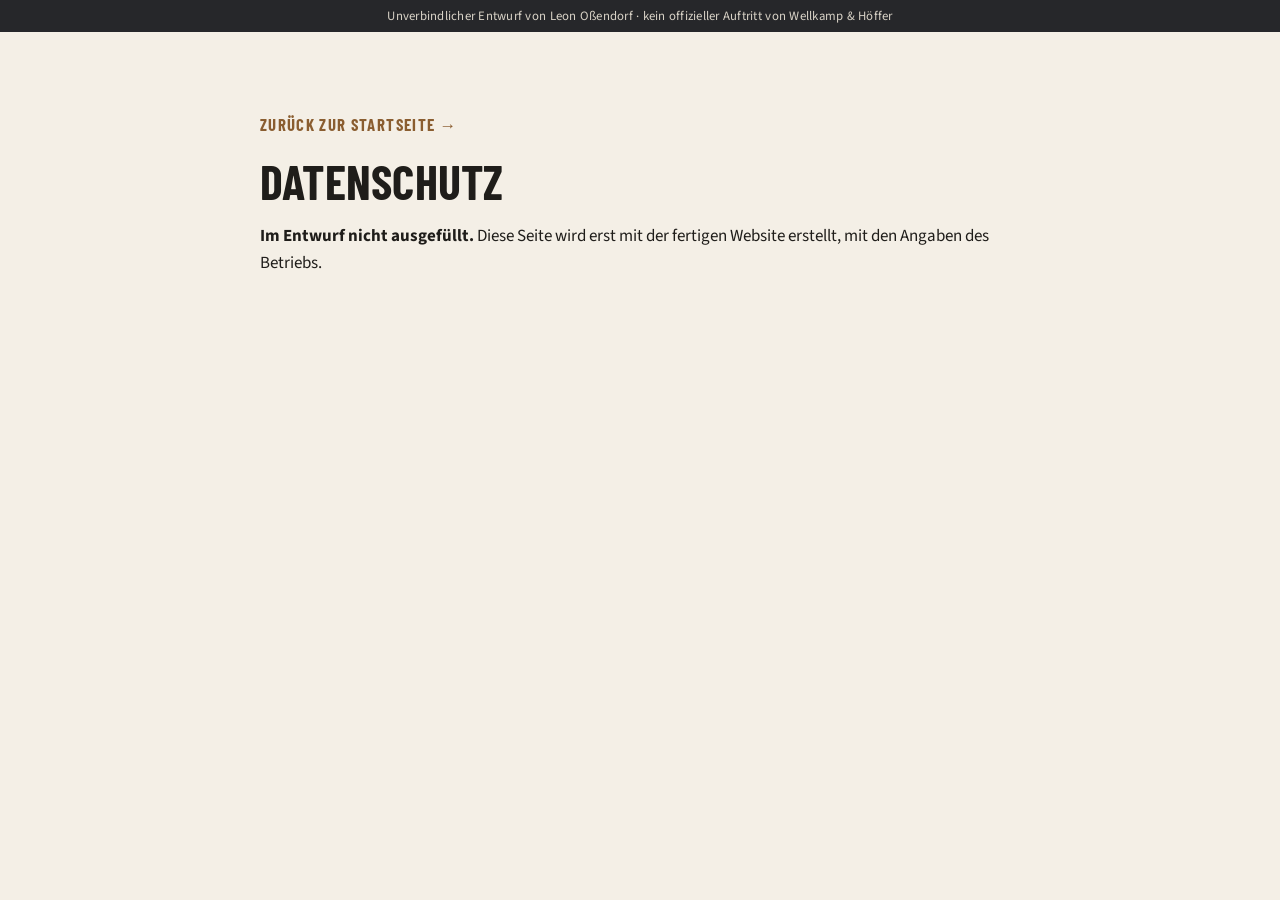
<file: datenschutz.html>
<!doctype html>
<html lang="de-DE">
<head><meta charset="utf-8"><meta name="viewport" content="width=device-width, initial-scale=1"><meta name="robots" content="noindex,nofollow">
<title>Datenschutz · Wellkamp &amp; Höffer (Entwurf)</title><link rel="stylesheet" href="css/style.css"><link rel="icon" href="img/favicon.svg" type="image/svg+xml"></head>
<body>
<div class="entwurf-band">Unverbindlicher Entwurf von Leon Oßendorf · kein offizieller Auftritt von Wellkamp &amp; Höffer</div>
<main class="wrap" style="padding:4rem 0 6rem;max-width:760px">
<p><a class="pfeil" style="color:var(--holz-d)!important" href="index.html">Zurück zur Startseite</a></p>
<h1 style="font-size:3rem;text-transform:uppercase;margin:1rem 0">Datenschutz</h1>
<p><b>Im Entwurf nicht ausgefüllt.</b> Diese Seite wird erst mit der fertigen Website erstellt, mit den Angaben des Betriebs.</p>
</main>
</body></html>
</file>
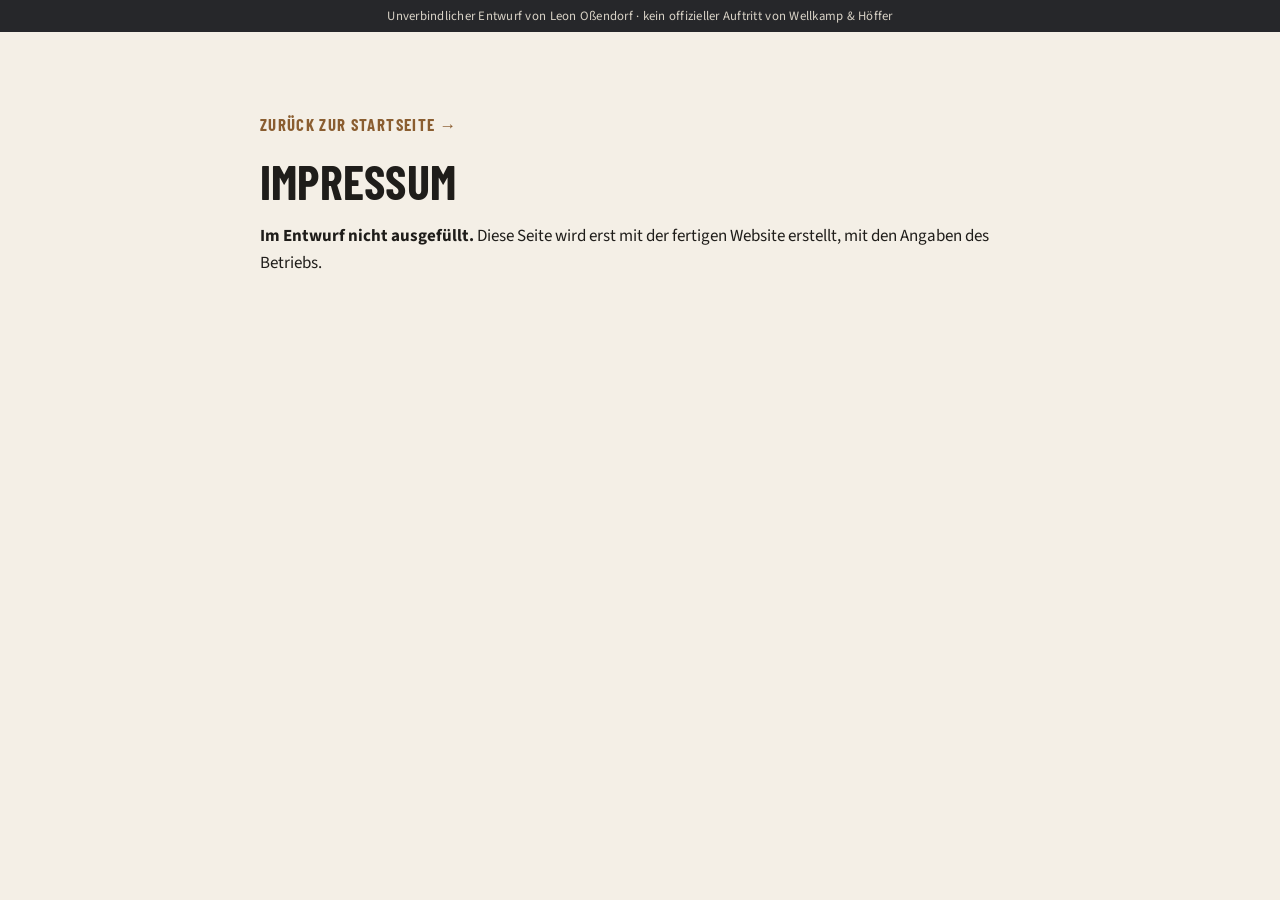
<file: impressum.html>
<!doctype html>
<html lang="de-DE">
<head><meta charset="utf-8"><meta name="viewport" content="width=device-width, initial-scale=1"><meta name="robots" content="noindex,nofollow">
<title>Impressum · Wellkamp &amp; Höffer (Entwurf)</title><link rel="stylesheet" href="css/style.css"><link rel="icon" href="img/favicon.svg" type="image/svg+xml"></head>
<body>
<div class="entwurf-band">Unverbindlicher Entwurf von Leon Oßendorf · kein offizieller Auftritt von Wellkamp &amp; Höffer</div>
<main class="wrap" style="padding:4rem 0 6rem;max-width:760px">
<p><a class="pfeil" style="color:var(--holz-d)!important" href="index.html">Zurück zur Startseite</a></p>
<h1 style="font-size:3rem;text-transform:uppercase;margin:1rem 0">Impressum</h1>
<p><b>Im Entwurf nicht ausgefüllt.</b> Diese Seite wird erst mit der fertigen Website erstellt, mit den Angaben des Betriebs.</p>
</main>
</body></html>
</file>
<file: css/style.css>
@font-face { font-family: "Barlow Condensed"; src: url("../fonts/barlow-condensed-latin-600-normal.woff2") format("woff2"); font-weight: 600; font-display: swap; }
@font-face { font-family: "Barlow Condensed"; src: url("../fonts/barlow-condensed-latin-700-normal.woff2") format("woff2"); font-weight: 700; font-display: swap; }
@font-face { font-family: "Source Sans 3"; src: url("../fonts/source-sans-3.woff2") format("woff2"); font-weight: 200 900; font-display: swap; }
@font-face { font-family: "Caveat"; src: url("../fonts/caveat.woff2") format("woff2"); font-weight: 400 700; font-display: swap; }

:root {
  --anthrazit: #26272a;
  --anthrazit-2: #3a3b3f;
  --holz: #c99a5e;
  --holz-h: #e6c896;
  --holz-d: #8a5d30;
  --papier: #f4efe6;
  --papier-2: #ebe3d5;
  --ink: #1f1d1a;
  --ink-2: #5b544b;
  --rot: #a8322a;
  --rot-d: #8a261f;
  --gruen: #2a5e38;
  --linie: #d9cfbf;
  --kopf: 68px;
}
* { box-sizing: border-box; }
html { scroll-behavior: smooth; scroll-padding-top: calc(var(--kopf) + 12px); -webkit-text-size-adjust: 100%; }
body { margin: 0; font: 400 1.0625rem/1.6 "Source Sans 3", system-ui, sans-serif; color: var(--ink); background: var(--papier); }
img { max-width: 100%; display: block; }
a { color: inherit; }
h1, h2, h3 { font-family: "Barlow Condensed", "Arial Narrow", sans-serif; font-weight: 700; line-height: 1.02; margin: 0; letter-spacing: .005em; }
h2 { font-size: clamp(2.1rem, 4.6vw, 3.4rem); text-transform: uppercase; }
h3 { font-size: 1.5rem; text-transform: uppercase; }
.wrap { width: min(1180px, 100% - 40px); margin-inline: auto; }
.kicker { font: 600 .95rem/1.2 "Barlow Condensed", sans-serif; letter-spacing: .14em; text-transform: uppercase; color: var(--holz-h); margin: 0 0 .7rem; }
.kicker.dunkel { color: var(--holz-d); }
.lead { font-size: clamp(1.1rem, 1.8vw, 1.3rem); line-height: 1.5; margin: 1rem 0 0; max-width: 40rem; }
.lead.dunkel { color: var(--ink-2); }

.entwurf-band { background: var(--anthrazit); color: #d8d2c6; font-size: .8rem; text-align: center; padding: .35rem 12px; letter-spacing: .02em; }

/* Buttons */
.btn { display: inline-flex; align-items: center; justify-content: center; gap: .5rem; min-height: 50px; padding: .75rem 1.3rem; border-radius: 3px; font: 700 1.1rem/1 "Barlow Condensed", sans-serif; letter-spacing: .06em; text-transform: uppercase; text-decoration: none; border: 2px solid transparent; cursor: pointer; transition: background-color .2s, color .2s, border-color .2s; }
.btn-rot { background: var(--rot); color: #fff; }
.btn-rot:hover { background: var(--rot-d); }
.btn-hell { border-color: rgba(255,255,255,.8); color: #fff; }
.btn-hell:hover { background: #fff; color: var(--anthrazit); }
.btn-voll { width: 100%; }
.btn-tel { background: var(--anthrazit); color: #fff; min-height: 44px; padding: .55rem 1rem; }
.btn-tel svg { width: 18px; height: 18px; fill: var(--holz-h); }
.btn-tel:hover { background: var(--rot); }

/* Kopf */
.kopf { position: sticky; top: 0; z-index: 30; background: rgba(244,239,230,.96); backdrop-filter: blur(6px); border-bottom: 1px solid var(--linie); }
.kopf-in { display: flex; align-items: center; gap: 1.5rem; min-height: var(--kopf); }
.marke { display: flex; align-items: center; gap: .7rem; text-decoration: none; margin-right: auto; }
.marke svg { width: 46px; height: 40px; flex: none; }
.marke-text b { display: block; font: 700 1.45rem/1 "Barlow Condensed", sans-serif; text-transform: uppercase; letter-spacing: .04em; }
.marke-text i { font-style: normal; color: var(--rot); }
.marke-text small { display: block; font-size: .78rem; color: var(--ink-2); letter-spacing: .04em; margin-top: .2rem; }
.nav { display: flex; gap: 1.4rem; }
.nav a { text-decoration: none; font: 600 1.05rem/1 "Barlow Condensed", sans-serif; text-transform: uppercase; letter-spacing: .08em; color: var(--ink-2); padding: .4rem 0; border-bottom: 2px solid transparent; }
.nav a:hover { color: var(--ink); border-color: var(--holz); }

/* Hero */
.hero { position: relative; min-height: min(78vh, 720px); display: flex; align-items: flex-end; color: #fff; overflow: hidden; background: var(--anthrazit); }
.hero picture, .hero picture img { position: absolute; inset: 0; width: 100%; height: 100%; object-fit: cover; object-position: 50% 40%; }
.hero::after { content: ""; position: absolute; inset: 0; background: linear-gradient(90deg, rgba(20,18,16,.82) 0%, rgba(20,18,16,.55) 42%, rgba(20,18,16,.05) 75%), linear-gradient(0deg, rgba(20,18,16,.55), rgba(20,18,16,0) 45%); }
.hero-in { position: relative; z-index: 2; padding: 5rem 0 4.5rem; }
.hero h1 { font-size: clamp(2.9rem, 7vw, 5.6rem); text-transform: uppercase; max-width: 14ch; }
.hero .lead { color: #efe8dc; max-width: 34rem; }
.hero-cta { display: flex; flex-wrap: wrap; gap: .8rem; margin-top: 2rem; }
.bsp { position: absolute; z-index: 3; right: 10px; bottom: 10px; font-size: .72rem; color: #fff; background: rgba(0,0,0,.45); padding: .15rem .45rem; border-radius: 2px; letter-spacing: .03em; }
.bsp-hero { bottom: 14px; right: 14px; }

/* Gewerke */
.gewerke { padding: 6rem 0 5rem; }
.kopfzeile { max-width: 46rem; }
.dach-figur { margin: 1.5rem auto 0; max-width: 980px; }
.dach-svg { width: 100%; height: auto; overflow: visible; }
.dach-svg .bahn { transition: opacity .7s ease-out, transform .9s cubic-bezier(.2,.7,.2,1); transition-delay: var(--d, 0s); }
.dach-svg .ziegel-schatten, .dach-svg .first { transition: opacity .8s ease-out 1.5s; }
.js .dach-figur:not(.drauf) .bahn { opacity: 0; transform: translateY(14px); }
.js .dach-figur:not(.drauf) .ziegel-schatten { opacity: 0; }
.zwei { display: grid; grid-template-columns: 1fr auto 1fr; gap: 2rem; align-items: start; margin-top: 2rem; }
.gewerk h3 { display: flex; align-items: center; gap: .8rem; font-size: 1.9rem; padding-bottom: .7rem; border-bottom: 3px solid var(--holz); }
.gewerk-ziegel h3 { border-color: var(--anthrazit-2); }
.gewerk ul { list-style: none; margin: 1rem 0 0; padding: 0; }
.gewerk li { padding: .55rem 0 .55rem 1.7rem; border-bottom: 1px solid var(--linie); position: relative; font-size: 1.1rem; }
.gewerk li::before { content: ""; position: absolute; left: 0; top: 1.05rem; width: 14px; height: 8px; border-left: 3px solid var(--holz-d); border-bottom: 3px solid var(--holz-d); transform: rotate(-45deg) translateY(-4px); }
.gewerk-ziegel li::before { border-color: var(--anthrazit-2); }
.und { font: 700 5.5rem/1 "Barlow Condensed", sans-serif; color: var(--rot); padding-top: .2rem; }

/* Kacheln */
.arbeiten { background: var(--anthrazit); color: #fff; padding: 5rem 0; }
.kacheln { display: grid; grid-template-columns: repeat(4, 1fr); gap: 14px; margin-top: 2rem; }
.kachel { position: relative; display: flex; flex-direction: column; justify-content: flex-end; min-height: 380px; text-decoration: none; overflow: hidden; border-radius: 3px; background: #111; }
.kachel img { position: absolute; inset: 0; width: 100%; height: 100%; object-fit: cover; transition: transform .8s ease; }
.kachel::after { content: ""; position: absolute; inset: 0; background: linear-gradient(0deg, rgba(15,14,12,.9) 0%, rgba(15,14,12,.35) 50%, rgba(15,14,12,0) 75%); }
.kachel .bsp { top: 10px; bottom: auto; }
.kachel-t { position: relative; z-index: 2; padding: 1.2rem 1.2rem .3rem; color: #e9e2d6; font-size: 1rem; line-height: 1.4; }
.kachel-t b { display: block; font: 700 1.6rem/1.05 "Barlow Condensed", sans-serif; text-transform: uppercase; color: #fff; margin-bottom: .35rem; }
.kachel-a { position: relative; z-index: 2; padding: .2rem 1.2rem 1.2rem; font: 700 1rem/1 "Barlow Condensed", sans-serif; text-transform: uppercase; letter-spacing: .08em; color: var(--holz-h); }
.kachel-a::after { content: " →"; }
.kachel:hover img { transform: scale(1.04); }

/* Ablauf */
.ablauf { padding: 5rem 0; border-bottom: 1px solid var(--linie); }
.schritte { list-style: none; counter-reset: s; margin: 2.2rem 0 0; padding: 0; display: grid; grid-template-columns: repeat(4, 1fr); gap: 0; }
.schritte li { counter-increment: s; position: relative; padding: 3.6rem 1.4rem 0 0; }
.schritte li::before { content: counter(s); position: absolute; left: 0; top: 0; width: 2.6rem; height: 2.6rem; display: grid; place-items: center; font: 700 1.4rem/1 "Barlow Condensed", sans-serif; color: #fff; background: var(--holz-d); clip-path: polygon(50% 0, 100% 38%, 100% 100%, 0 100%, 0 38%); padding-top: .35rem; }
.schritte li::after { content: ""; position: absolute; left: 3.2rem; right: 1rem; top: 1.55rem; height: 2px; background: repeating-linear-gradient(90deg, var(--holz) 0 10px, transparent 10px 16px); }
.schritte li:last-child::after { display: none; }
.schritte b { display: block; font: 700 1.45rem/1.1 "Barlow Condensed", sans-serif; text-transform: uppercase; }
.schritte span { display: block; color: var(--ink-2); margin-top: .35rem; }

/* Anfrage */
.anfrage { padding: 5.5rem 0; background: var(--papier-2); }
.anfrage-in { display: grid; grid-template-columns: 1fr 1.5fr; gap: 3.5rem; align-items: start; }
.anfrage-text { position: sticky; top: calc(var(--kopf) + 30px); }
.anfrage-text p { color: var(--ink-2); font-size: 1.15rem; }
.lieber { margin-top: 1.6rem; font-weight: 600; }
.lieber a { font: 700 1.9rem/1.2 "Barlow Condensed", sans-serif; color: var(--rot); text-decoration: none; letter-spacing: .03em; }
.krone-deko { width: 170px; margin-top: 1.5rem; }
.krone-deko svg { width: 100%; height: auto; }
.formular { background: #fffdf9; padding: 2rem; border-radius: 4px; box-shadow: 0 1px 0 var(--linie), 0 18px 40px -24px rgba(40,25,10,.35); }
.hinweis-form { margin: 0 0 1.2rem; font-size: .88rem; color: var(--rot-d); background: #f6e7e2; padding: .45rem .7rem; border-radius: 3px; }
fieldset { border: 0; padding: 0; margin: 0 0 1.3rem; }
legend, .feld > span { font-weight: 700; font-size: 1rem; margin-bottom: .5rem; display: block; }
legend small, .feld small { font-weight: 400; color: var(--ink-2); }
.chips { display: flex; flex-wrap: wrap; gap: .5rem; }
.chips label { position: relative; }
.chips input { position: absolute; opacity: 0; inset: 0; cursor: pointer; }
.chips span { display: inline-block; padding: .6rem .9rem; border: 1.5px solid var(--linie); border-radius: 3px; background: #fff; font-size: 1rem; line-height: 1.2; transition: background-color .15s, border-color .15s, color .15s; }
.chips input:checked + span { background: var(--anthrazit); border-color: var(--anthrazit); color: #fff; }
.chips input:focus-visible + span { outline: 3px solid var(--holz); outline-offset: 2px; }
.reihe { display: grid; grid-template-columns: 1fr 1fr; gap: 1rem; }
.feld { display: block; margin-bottom: 1.1rem; }
.feld input, .feld select, .feld textarea { width: 100%; font: inherit; padding: .7rem .8rem; border: 1.5px solid var(--linie); border-radius: 3px; background: #fff; color: var(--ink); min-height: 48px; }
.feld input:focus, .feld select:focus, .feld textarea:focus { outline: none; border-color: var(--holz-d); box-shadow: 0 0 0 3px rgba(201,154,94,.3); }
.datei input { padding: .55rem; background: var(--papier); }
.zusammenfassung { margin-top: 1.2rem; padding: 1rem 1.2rem; border-left: 4px solid var(--gruen); background: #eef3ec; font-size: .98rem; }
.zusammenfassung h4 { margin: 0 0 .4rem; font: 700 1.25rem/1.1 "Barlow Condensed", sans-serif; text-transform: uppercase; }
.zusammenfassung ul { margin: .3rem 0 .5rem; padding-left: 1.1rem; }

/* Inhaber */
.inhaber { padding: 5.5rem 0 5rem; }
.personen { display: grid; grid-template-columns: 1fr 1fr 1.1fr; gap: 1.5rem; margin-top: 2rem; align-items: start; }
.person { margin: 0; }
.portrait { aspect-ratio: 1 / 1; border: 2px dashed var(--holz); border-radius: 4px; display: grid; place-items: center; align-content: center; gap: .6rem; color: var(--holz-d); background: repeating-linear-gradient(135deg, rgba(201,154,94,.08) 0 12px, transparent 12px 24px); text-align: center; padding: 1rem; }
.portrait svg { width: 38%; }
.portrait span { font: 600 1.35rem/1.1 "Caveat", cursive; }
.person figcaption { margin-top: .7rem; color: var(--ink-2); }
.person figcaption b { display: block; font: 700 1.6rem/1.1 "Barlow Condensed", sans-serif; text-transform: uppercase; color: var(--ink); }
.ort { background: var(--anthrazit); color: #e9e2d6; padding: 1.8rem; border-radius: 4px; }
.ort b { color: #fff; font: 700 1.5rem/1.2 "Barlow Condensed", sans-serif; text-transform: uppercase; }
.ort a { color: #fff; }
.ort .kicker { color: var(--holz-h); }
.pfeil { font: 700 1.05rem/1 "Barlow Condensed", sans-serif; text-transform: uppercase; letter-spacing: .08em; color: var(--holz-h) !important; text-decoration: none; }
.pfeil::after { content: " →"; }
.baustellen { margin-top: 4rem; }
.baustellen p { color: var(--ink-2); margin: .5rem 0 1.3rem; }
.rahmen { display: grid; grid-template-columns: repeat(3, 1fr); gap: 14px; }
.rahmen div { aspect-ratio: 16 / 9; border: 2px dashed var(--linie); border-radius: 4px; display: grid; place-items: center; background: #f8f4ed; }
.rahmen span { font: 600 1.6rem/1 "Caveat", cursive; color: var(--ink-2); }

/* Fuß */
.fuss { background: #1b1c1e; color: #bdb6aa; padding: 3.5rem 0 6rem; font-size: .95rem; }
.fuss-in { display: grid; grid-template-columns: 1fr 1fr 1.6fr; gap: 2rem; }
.fuss a { color: #fff; }
.fuss-marke { font: 700 1.6rem/1 "Barlow Condensed", sans-serif; text-transform: uppercase; color: #fff; letter-spacing: .04em; }
.fuss-hinweis b { color: #e8e1d5; }

.handy-leiste { display: none; }

@media (max-width: 980px) {
  .nav { display: none; }
  .kacheln { grid-template-columns: 1fr 1fr; }
  .schritte { grid-template-columns: 1fr 1fr; row-gap: 2rem; }
  .schritte li:nth-child(2)::after { display: none; }
  .anfrage-in { grid-template-columns: 1fr; gap: 2rem; }
  .anfrage-text { position: static; }
  .krone-deko { display: none; }
  .personen { grid-template-columns: 1fr 1fr; }
  .ort { grid-column: 1 / -1; }
  .fuss-in { grid-template-columns: 1fr 1fr; }
  .fuss-hinweis { grid-column: 1 / -1; }
}
@media (max-width: 700px) {
  :root { --kopf: 60px; }
  body { font-size: 1.02rem; padding-bottom: 64px; }
  .wrap { width: min(1180px, 100% - 32px); }
  .marke svg { width: 38px; height: 34px; }
  .marke-text b { font-size: 1.2rem; }
  .marke-text small { font-size: .7rem; }
  .btn-tel span { display: none; }
  .btn-tel { width: 46px; padding: 0; }
  .hero::after { background: linear-gradient(0deg, rgba(20,18,16,.94) 0%, rgba(20,18,16,.72) 50%, rgba(20,18,16,.4) 100%); }
  .hero-cta .btn-hell { display: none; }
  .hero { min-height: calc(100svh - 150px); }
  .hero-in { padding: 3rem 0 2.4rem; }
  .hero-cta .btn { flex: 1 1 100%; }
  .gewerke { padding: 4rem 0 3.5rem; }
  .dach-figur { margin-inline: -8px; }
  .zwei { grid-template-columns: 1fr; gap: .5rem; }
  .und { font-size: 3.2rem; text-align: center; line-height: .8; }
  .kacheln { grid-template-columns: 1fr; }
  .kachel { min-height: 280px; }
  .arbeiten, .ablauf, .anfrage, .inhaber { padding: 3.8rem 0; }
  .schritte { grid-template-columns: 1fr; row-gap: 1.6rem; }
  .schritte li { padding: 0 0 0 3.6rem; }
  .schritte li::after { display: none; }
  .formular { padding: 1.3rem; }
  .reihe { grid-template-columns: 1fr; gap: 0; }
  .personen { grid-template-columns: 1fr 1fr; gap: 1rem; }
  .person figcaption b { font-size: 1.3rem; }
  .portrait span { font-size: 1.1rem; }
  .rahmen { grid-template-columns: 1fr; }
  .rahmen div { aspect-ratio: 16 / 7; }
  .fuss-in { grid-template-columns: 1fr; }
  .handy-leiste { display: grid; grid-template-columns: 1fr 1fr; position: fixed; left: 0; right: 0; bottom: 0; z-index: 40; box-shadow: 0 -6px 18px rgba(0,0,0,.18); }
  .handy-leiste a { display: grid; place-items: center; min-height: 58px; font: 700 1.2rem/1 "Barlow Condensed", sans-serif; text-transform: uppercase; letter-spacing: .08em; text-decoration: none; color: #fff; background: var(--anthrazit); }
  .handy-leiste a:first-child { background: var(--rot); }
}
@media (prefers-reduced-motion: reduce) {
  html { scroll-behavior: auto; }
  .js .dach-figur:not(.drauf) .bahn, .js .dach-figur:not(.drauf) .ziegel-schatten { opacity: 1; transform: none; }
  .kachel img { transition: none; }
}
</file>
